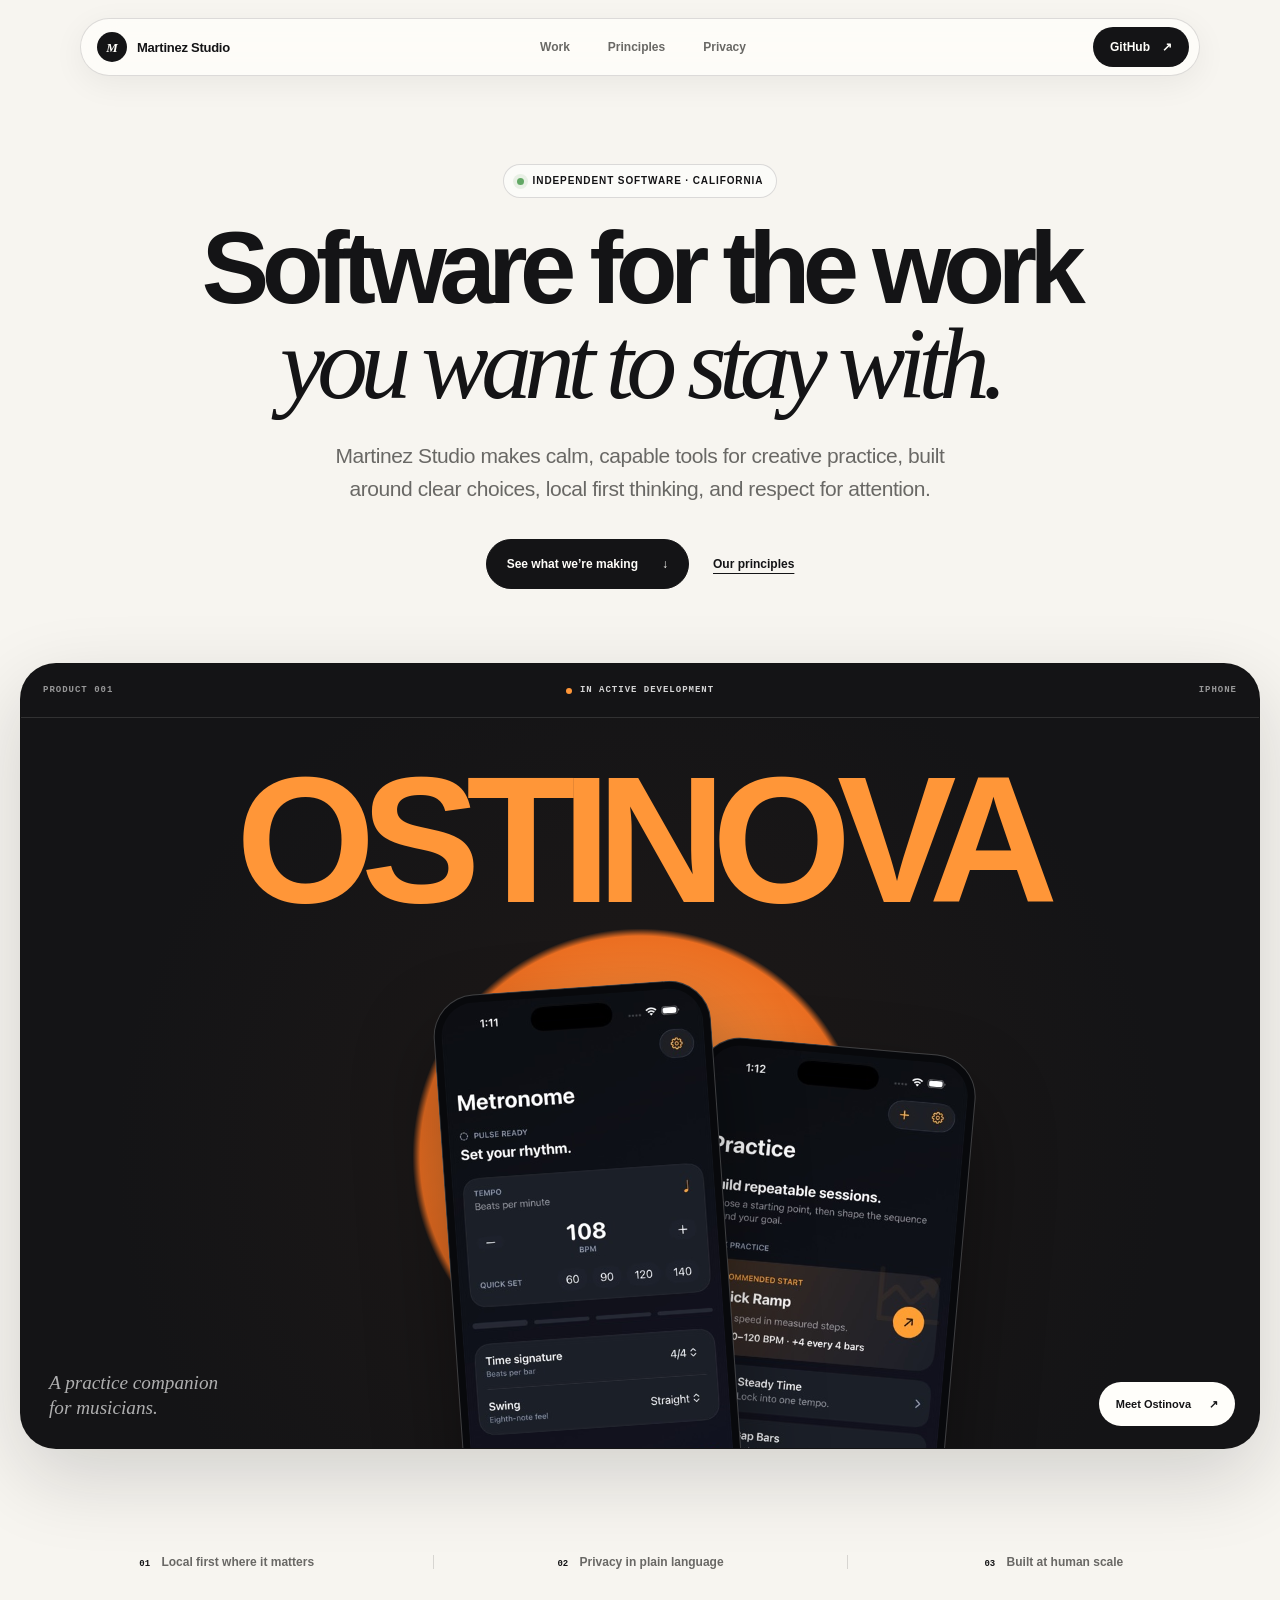
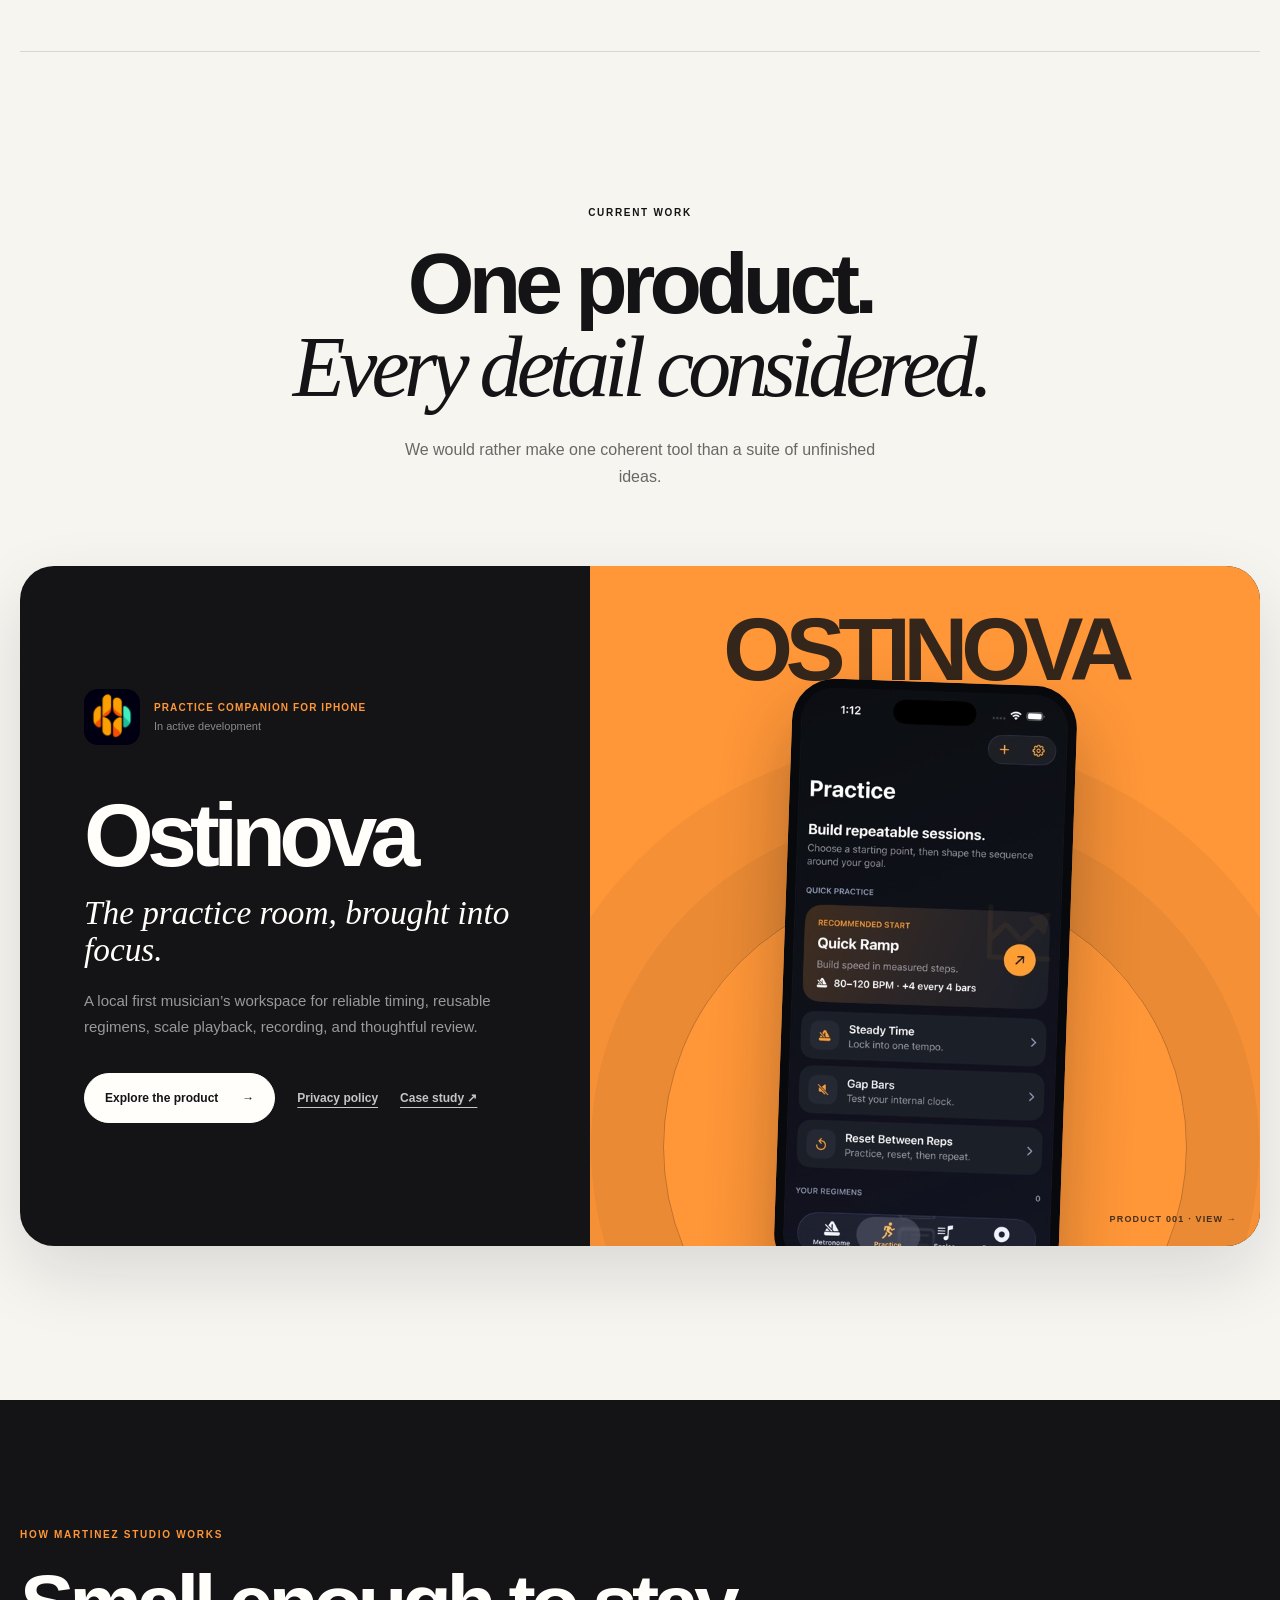
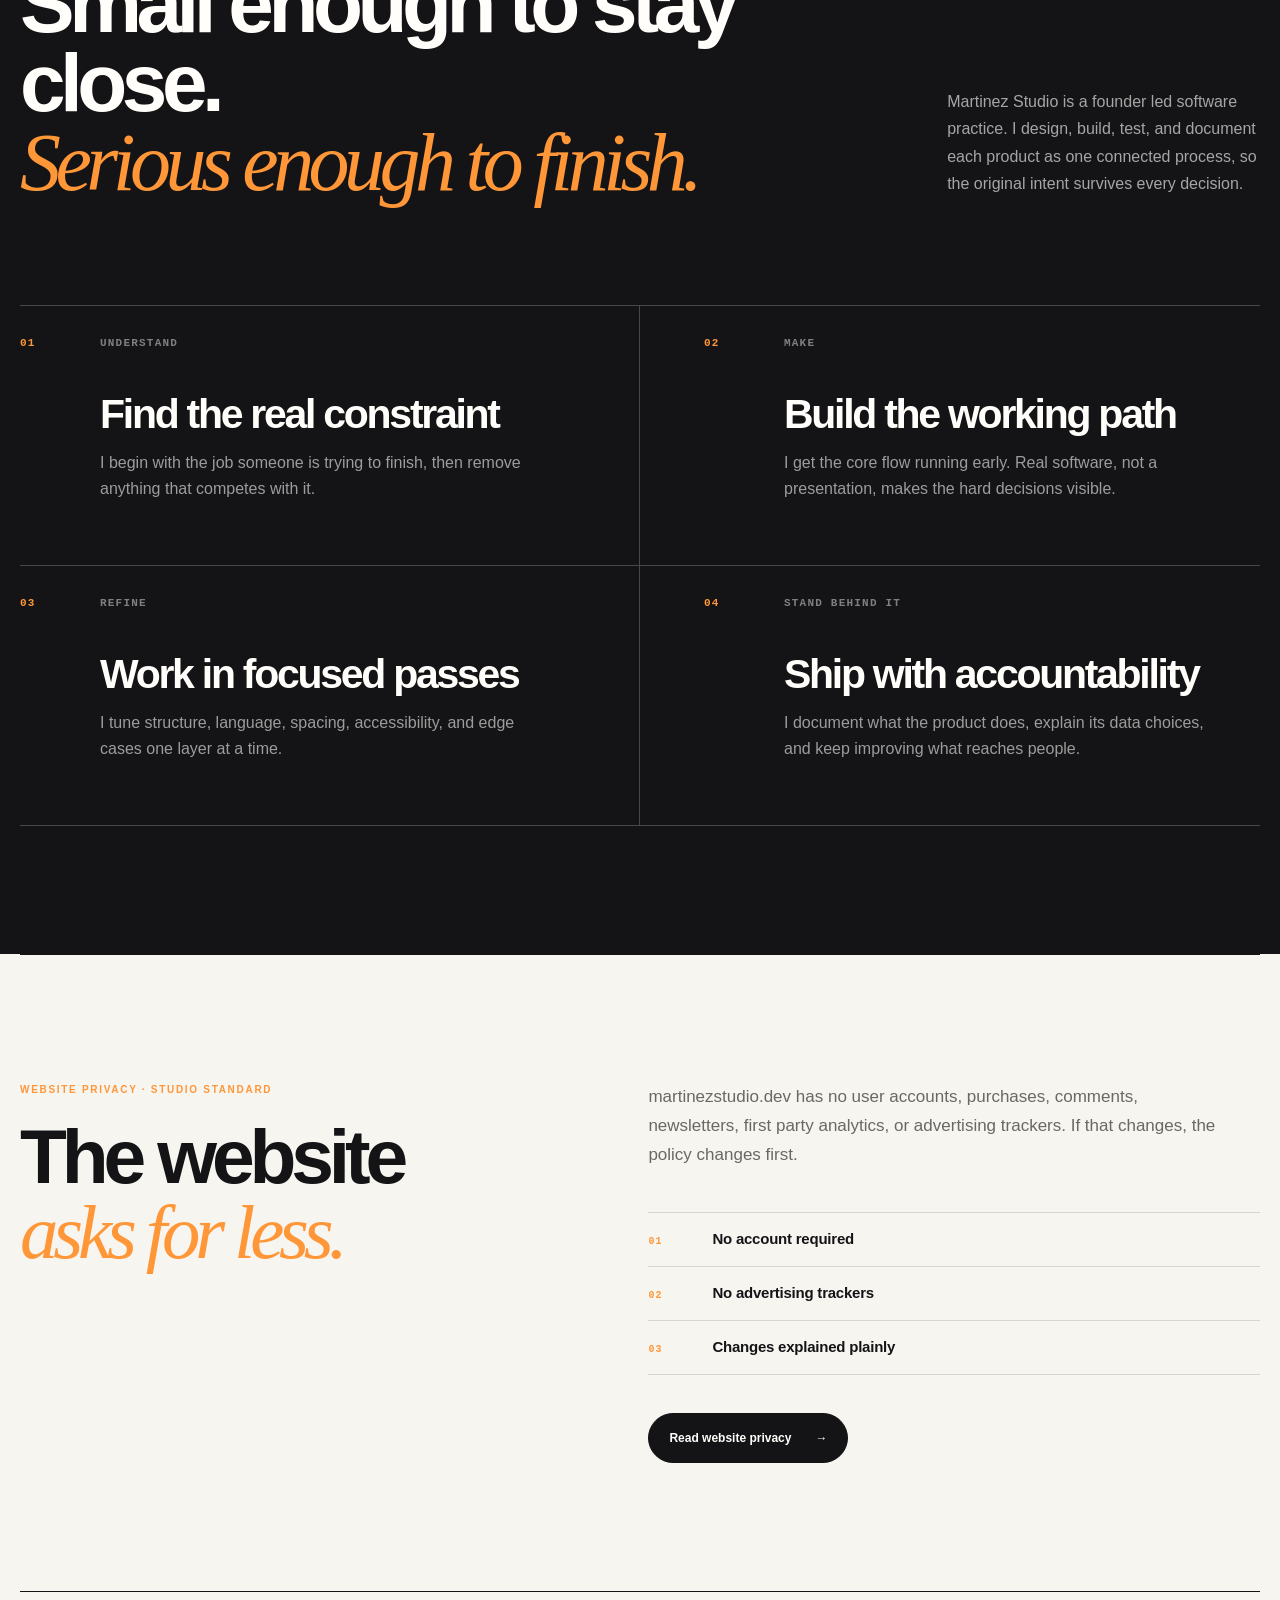
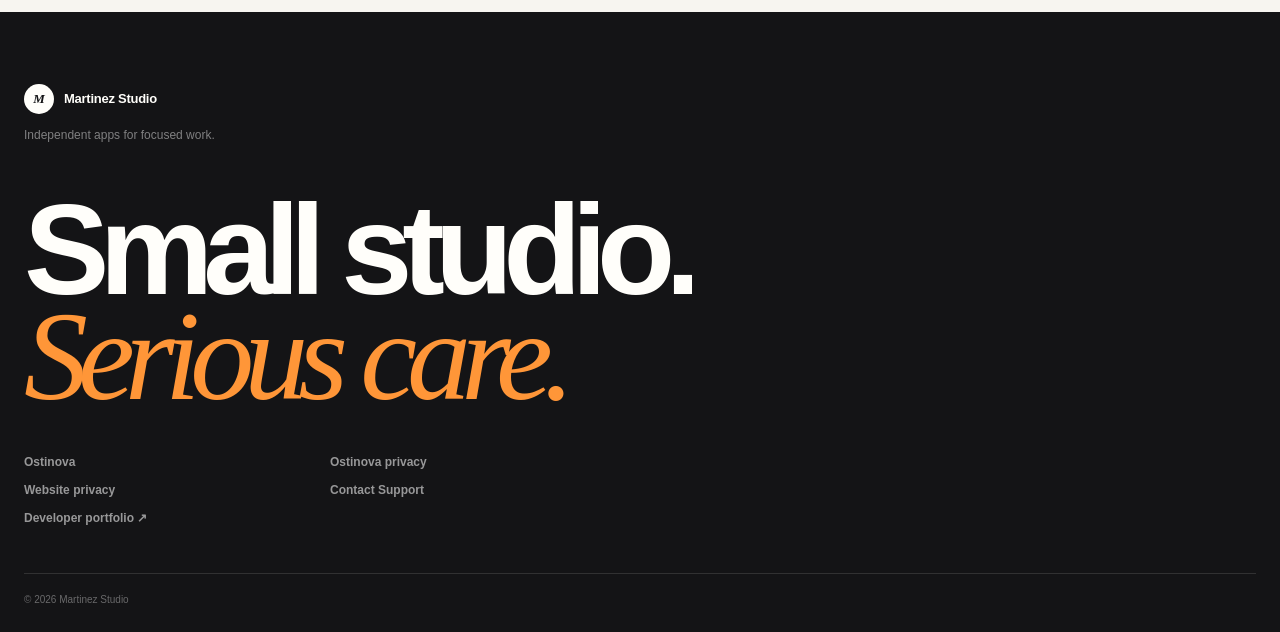
<file: index.html>
<!doctype html>
<html lang="en">
<head>
  <meta charset="utf-8">
  <meta name="viewport" content="width=device-width, initial-scale=1">
  <meta name="description" content="Martinez Studio makes focused, privacy conscious apps for creative practice.">
  <meta name="theme-color" content="#f7f5f0">
  <meta property="og:title" content="Martinez Studio | Software for focused work">
  <meta property="og:description" content="Independent apps for creative practice and everyday focus.">
  <meta property="og:type" content="website">
  <meta property="og:url" content="https://martinezstudio.dev/">
  <title>Martinez Studio | Software for focused work</title>
  <link rel="icon" href="favicon.svg" type="image/svg+xml">
  <link rel="stylesheet" href="styles.css?v=20260907-2">
  <script src="script.js?v=20260907-2" defer></script>
</head>
<body class="studio-home">
  <a class="skip-link" href="#main">Skip to content</a>

  <header class="site-header" data-header>
    <a class="wordmark" href="#top" aria-label="Martinez Studio, home">
      <span class="wordmark-glyph" aria-hidden="true">M</span>
      <span>Martinez Studio</span>
    </a>
    <nav aria-label="Primary navigation">
      <a href="#work">Work</a>
      <a href="#principles">Principles</a>
      <a href="privacy.html">Privacy</a>
    </nav>
    <a class="nav-cta" href="https://github.com/omar-martinez-dev">GitHub <span aria-hidden="true">↗</span></a>
  </header>

  <main id="main">
    <section class="hero" id="top">
      <div class="hero-copy">
        <p class="eyebrow eyebrow-pill enter"><span aria-hidden="true"></span> Independent software · California</p>
        <h1 class="enter delay-1">Software for the work<br><em>you want to stay with.</em></h1>
        <p class="hero-dek enter delay-2">Martinez Studio makes calm, capable tools for creative practice, built around clear choices, local first thinking, and respect for attention.</p>
        <div class="hero-actions enter delay-3">
          <a class="button button-dark" href="#work">See what we’re making <span aria-hidden="true">↓</span></a>
          <a class="quiet-link" href="#principles">Our principles</a>
        </div>
      </div>

      <div class="product-window enter delay-3" aria-label="Ostinova app preview">
        <div class="window-bar" aria-hidden="true">
          <span>Product 001</span><span class="window-status">In active development</span><span>iPhone</span>
        </div>
        <div class="window-stage">
          <p class="stage-word" aria-hidden="true">OSTINOVA</p>
          <p class="stage-caption">A practice companion<br>for musicians.</p>
          <figure class="phone phone-main">
            <img src="assets/screenshots/ostinova-metronome.jpg" alt="Ostinova metronome interface">
          </figure>
          <figure class="phone phone-secondary" aria-hidden="true">
            <img src="assets/screenshots/ostinova-practice.jpg" alt="">
          </figure>
          <a class="stage-link" href="apps/ostinova/">Meet Ostinova <span aria-hidden="true">↗</span></a>
        </div>
      </div>
    </section>

    <section class="studio-strip" aria-label="Studio characteristics">
      <p><span>01</span> Local first where it matters</p>
      <p><span>02</span> Privacy in plain language</p>
      <p><span>03</span> Built at human scale</p>
    </section>

    <section class="work" id="work" aria-labelledby="work-title">
      <div class="section-heading reveal">
        <p class="eyebrow">Current work</p>
        <h2 id="work-title">One product.<br><em>Every detail considered.</em></h2>
        <p>We would rather make one coherent tool than a suite of unfinished ideas.</p>
      </div>
      <div id="app-list" class="app-list" aria-live="polite"></div>
      <noscript><p>Visit the <a href="apps/ostinova/">Ostinova product page</a>.</p></noscript>
    </section>

    <section class="principles" id="principles" aria-labelledby="principles-title">
      <div class="principles-shell">
        <div class="principles-intro reveal">
          <p class="eyebrow">How Martinez Studio works</p>
          <div class="principles-lead">
            <h2 id="principles-title">Small enough to stay close.<br><em>Serious enough to finish.</em></h2>
            <p>Martinez Studio is a founder led software practice. I design, build, test, and document each product as one connected process, so the original intent survives every decision.</p>
          </div>
        </div>
        <ol class="process-grid">
          <li class="process-step reveal">
            <span class="process-number">01</span>
            <div><p class="process-label">Understand</p><h3>Find the real constraint</h3><p>I begin with the job someone is trying to finish, then remove anything that competes with it.</p></div>
          </li>
          <li class="process-step reveal">
            <span class="process-number">02</span>
            <div><p class="process-label">Make</p><h3>Build the working path</h3><p>I get the core flow running early. Real software, not a presentation, makes the hard decisions visible.</p></div>
          </li>
          <li class="process-step reveal">
            <span class="process-number">03</span>
            <div><p class="process-label">Refine</p><h3>Work in focused passes</h3><p>I tune structure, language, spacing, accessibility, and edge cases one layer at a time.</p></div>
          </li>
          <li class="process-step reveal">
            <span class="process-number">04</span>
            <div><p class="process-label">Stand behind it</p><h3>Ship with accountability</h3><p>I document what the product does, explain its data choices, and keep improving what reaches people.</p></div>
          </li>
        </ol>
      </div>
    </section>

    <section class="studio-privacy reveal" aria-labelledby="privacy-title">
      <div class="studio-privacy-heading">
        <p class="eyebrow">Website privacy · Studio standard</p>
        <h2 id="privacy-title">The website<br><em>asks for less.</em></h2>
      </div>
      <div class="studio-privacy-detail">
        <p class="studio-privacy-copy">martinezstudio.dev has no user accounts, purchases, comments, newsletters, first party analytics, or advertising trackers. If that changes, the policy changes first.</p>
        <ul class="privacy-promises" aria-label="Website privacy commitments">
          <li><span>01</span><strong>No account required</strong></li>
          <li><span>02</span><strong>No advertising trackers</strong></li>
          <li><span>03</span><strong>Changes explained plainly</strong></li>
        </ul>
        <a class="button button-dark" href="privacy.html">Read website privacy <span aria-hidden="true">→</span></a>
      </div>
    </section>
  </main>

  <footer>
    <div class="footer-top"><a class="wordmark" href="#top"><span class="wordmark-glyph" aria-hidden="true">M</span><span>Martinez Studio</span></a><p>Independent apps for focused work.</p></div>
    <p class="footer-statement">Small studio.<br><em>Serious care.</em></p>
    <div class="footer-links"><a href="apps/ostinova/">Ostinova</a><a href="apps/ostinova/privacy.html">Ostinova privacy</a><a href="privacy.html">Website privacy</a><a href="support.html">Contact Support</a><a href="https://omar-martinez-dev.github.io">Developer portfolio ↗</a></div>
    <p class="copyright">© <span data-year>2026</span> Martinez Studio</p>
  </footer>
</body>
</html>
</file>
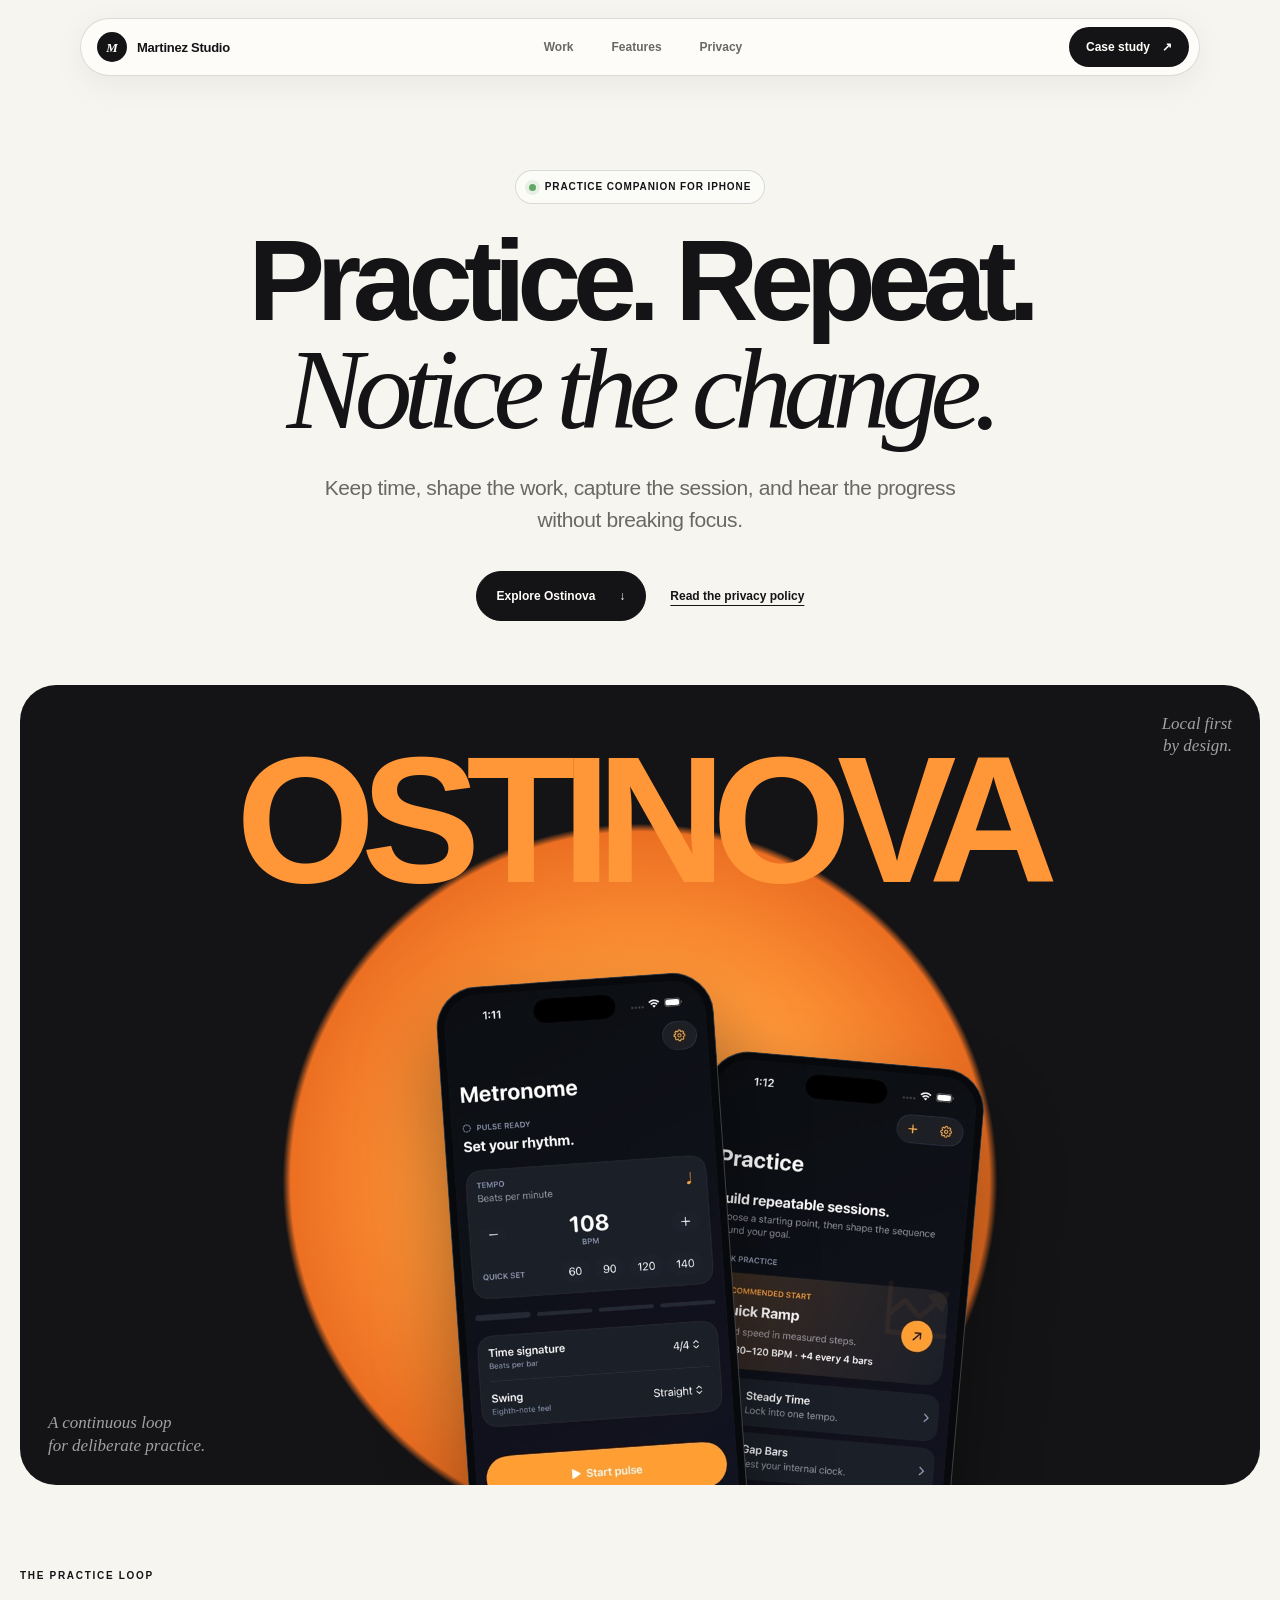
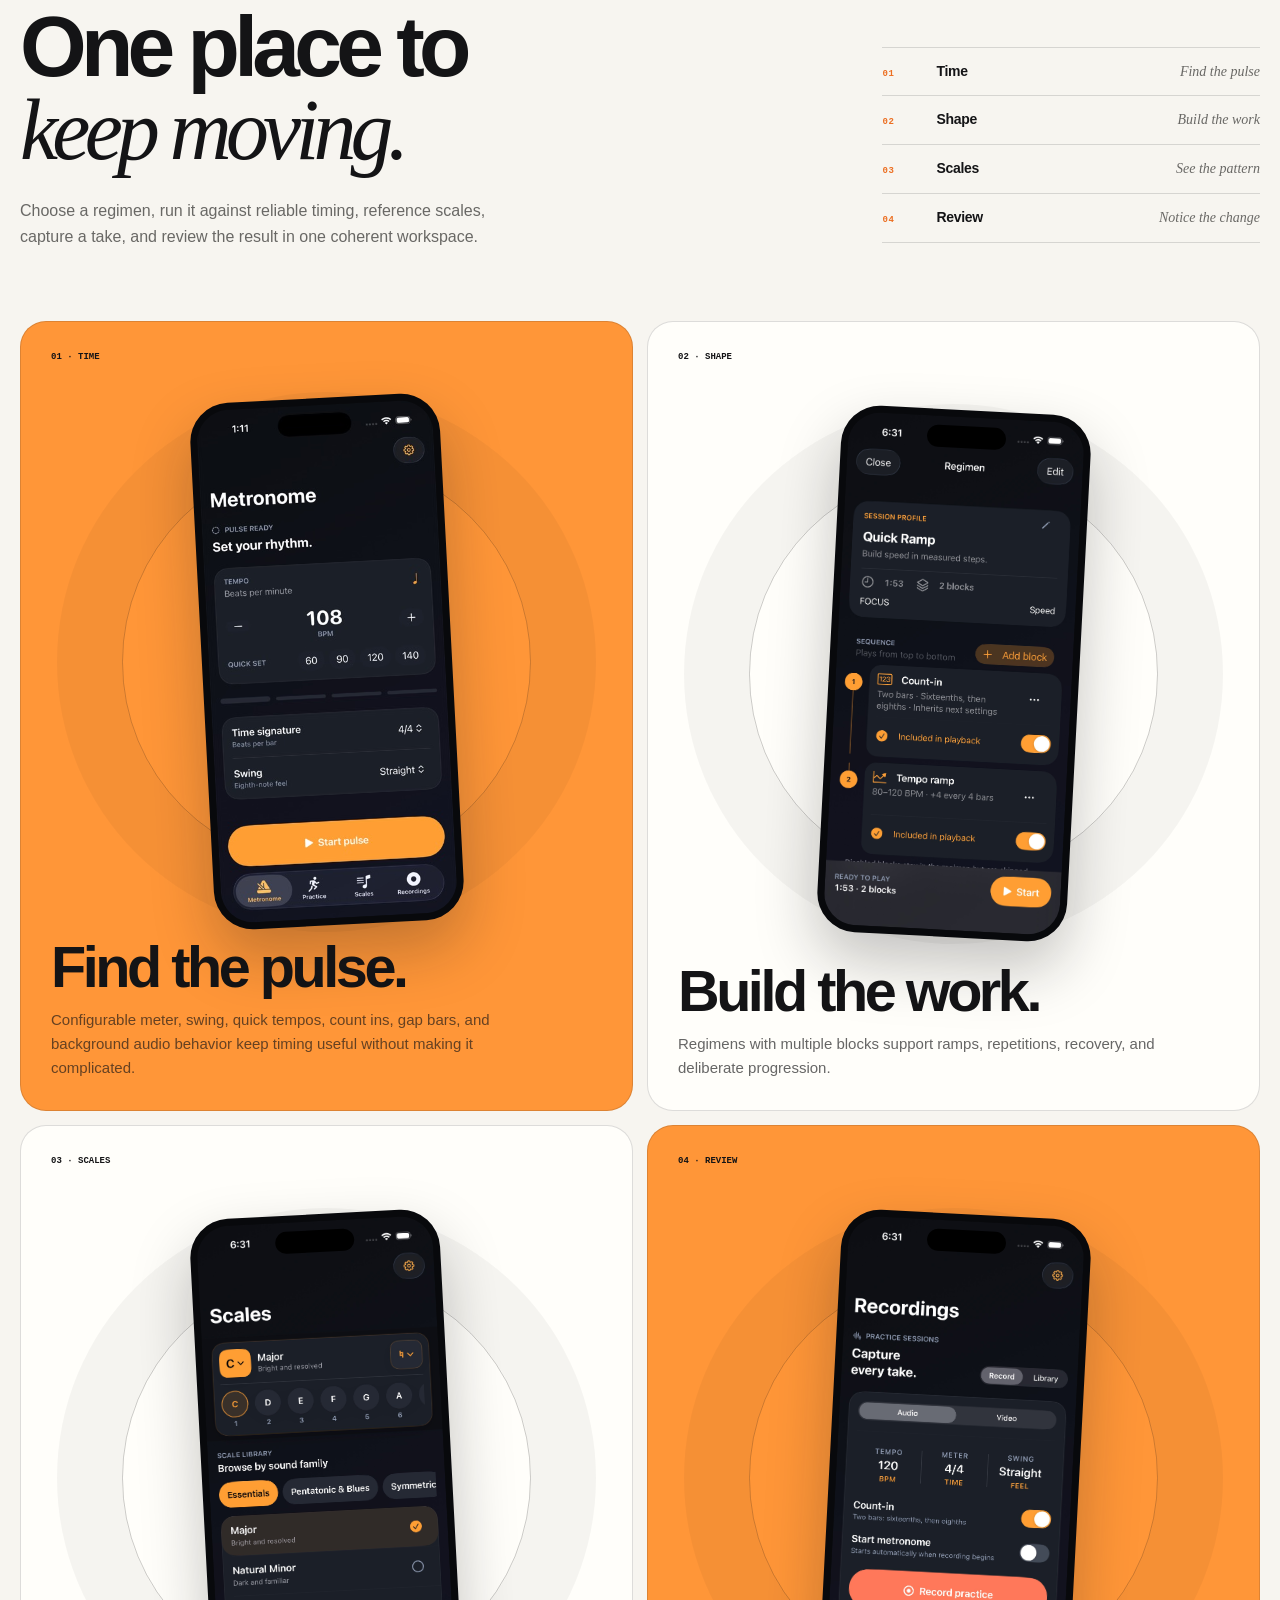
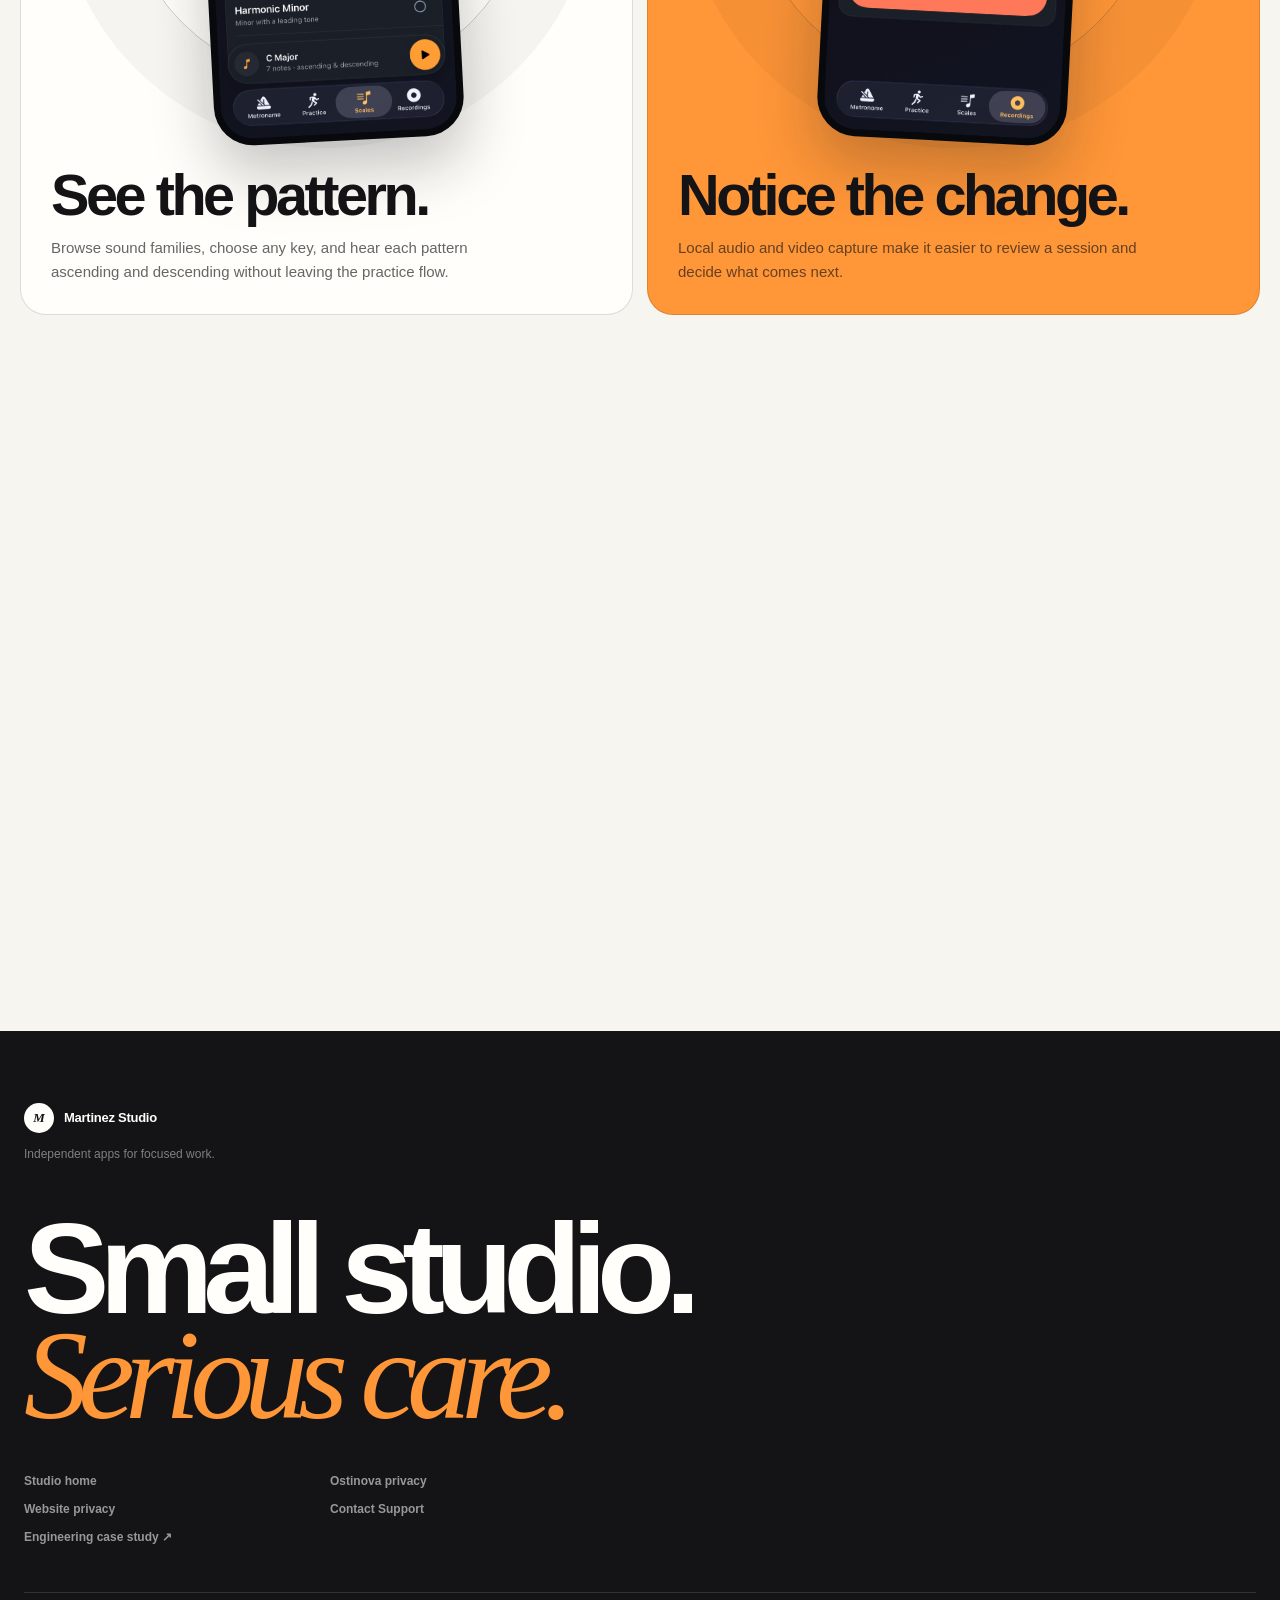
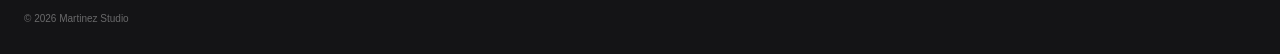
<file: apps/ostinova/index.html>
<!doctype html>
<html lang="en">
<head>
  <meta charset="utf-8">
  <meta name="viewport" content="width=device-width, initial-scale=1">
  <meta name="description" content="Ostinova is a local first iPhone practice companion for timing, regimens, scales, recording, and review.">
  <meta name="theme-color" content="#f7f5f0">
  <title>Ostinova | Martinez Studio</title>
  <link rel="icon" href="../../favicon.svg" type="image/svg+xml">
  <link rel="stylesheet" href="../../styles.css?v=20260907-2">
  <script src="../../script.js?v=20260907-2" defer></script>
</head>
<body class="product-page">
  <a class="skip-link" href="#main">Skip to content</a>
  <header class="site-header" data-header>
    <a class="wordmark" href="../../"><span class="wordmark-glyph" aria-hidden="true">M</span><span>Martinez Studio</span></a>
    <nav aria-label="Primary navigation"><a href="../../#work">Work</a><a href="#details">Features</a><a href="privacy.html">Privacy</a></nav>
    <a class="nav-cta" href="https://github.com/omar-martinez-dev/ostinova-showcase">Case study <span aria-hidden="true">↗</span></a>
  </header>
  <main id="main">
    <section class="product-hero">
      <div class="hero-copy">
        <p class="eyebrow eyebrow-pill enter"><span aria-hidden="true"></span> Practice companion for iPhone</p>
        <h1 class="enter delay-1">Practice. Repeat.<br><em>Notice the change.</em></h1>
        <p class="hero-dek enter delay-2">Keep time, shape the work, capture the session, and hear the progress without breaking focus.</p>
        <div class="hero-actions enter delay-3"><a class="button button-dark" href="#details">Explore Ostinova <span aria-hidden="true">↓</span></a><a class="quiet-link" href="privacy.html">Read the privacy policy</a></div>
      </div>
      <div class="product-canvas enter delay-3" aria-label="Ostinova product interface preview">
        <p class="stage-word" aria-hidden="true">OSTINOVA</p>
        <p class="canvas-note canvas-note-left">A continuous loop<br>for deliberate practice.</p>
        <p class="canvas-note canvas-note-right">Local first<br>by design.</p>
        <figure class="phone phone-main"><img src="../../assets/screenshots/ostinova-metronome.jpg" alt="Ostinova metronome set to 108 beats per minute"></figure>
        <figure class="phone phone-secondary"><img src="../../assets/screenshots/ostinova-practice.jpg" alt="Ostinova practice regimen library"></figure>
      </div>
    </section>

    <section class="product-details" id="details" aria-labelledby="details-title">
      <div class="feature-intro reveal">
        <div class="feature-intro-copy"><p class="eyebrow">The practice loop</p><h2 id="details-title">One place to<br><em>keep moving.</em></h2><p>Choose a regimen, run it against reliable timing, reference scales, capture a take, and review the result in one coherent workspace.</p></div>
        <ol class="feature-index" aria-label="Ostinova practice loop">
          <li><span class="feature-index-number">01</span><span class="feature-index-name">Time</span><span class="feature-index-note">Find the pulse</span></li>
          <li><span class="feature-index-number">02</span><span class="feature-index-name">Shape</span><span class="feature-index-note">Build the work</span></li>
          <li><span class="feature-index-number">03</span><span class="feature-index-name">Scales</span><span class="feature-index-note">See the pattern</span></li>
          <li><span class="feature-index-number">04</span><span class="feature-index-name">Review</span><span class="feature-index-note">Notice the change</span></li>
        </ol>
      </div>
      <div class="feature-grid">
        <article class="feature-card reveal">
          <span class="card-number">01 · TIME</span>
          <div class="feature-visual"><div class="feature-device"><img src="../../assets/screenshots/ostinova-metronome.jpg" alt="Ostinova metronome interface"></div></div>
          <h3>Find the pulse.</h3>
          <p>Configurable meter, swing, quick tempos, count ins, gap bars, and background audio behavior keep timing useful without making it complicated.</p>
        </article>
        <article class="feature-card card-mint reveal">
          <span class="card-number">02 · SHAPE</span>
          <div class="feature-visual"><div class="feature-device has-dynamic-island"><img src="../../assets/screenshots/ostinova-practice-regimen.jpeg" alt="Ostinova Quick Ramp practice regimen" loading="lazy"></div></div>
          <h3>Build the work.</h3>
          <p>Regimens with multiple blocks support ramps, repetitions, recovery, and deliberate progression.</p>
        </article>
        <article class="feature-card card-peach reveal">
          <span class="card-number">03 · SCALES</span>
          <div class="feature-visual"><div class="feature-device has-dynamic-island"><img src="../../assets/screenshots/ostinova-scales.jpeg" alt="Ostinova scale library and playback controls" loading="lazy"></div></div>
          <h3>See the pattern.</h3>
          <p>Browse sound families, choose any key, and hear each pattern ascending and descending without leaving the practice flow.</p>
        </article>
        <article class="feature-card card-orange reveal">
          <span class="card-number">04 · REVIEW</span>
          <div class="feature-visual"><div class="feature-device has-dynamic-island"><img src="../../assets/screenshots/ostinova-recordings.jpeg" alt="Ostinova practice recording controls" loading="lazy"></div></div>
          <h3>Notice the change.</h3>
          <p>Local audio and video capture make it easier to review a session and decide what comes next.</p>
        </article>
      </div>
    </section>

    <section class="privacy-callout product-privacy reveal" aria-labelledby="product-privacy-title">
      <div class="privacy-orb" aria-hidden="true"></div>
      <div class="privacy-copy"><p class="eyebrow">Privacy is product design</p><h2 id="product-privacy-title">Your practice<br><em>stays yours.</em></h2><p>Ostinova explains device information, location, recordings, advertising choices, and your rights in plain language.</p><a class="button button-dark" href="privacy.html">Read the privacy policy <span aria-hidden="true">→</span></a></div>
    </section>
  </main>

  <footer>
    <div class="footer-top"><a class="wordmark" href="../../"><span class="wordmark-glyph" aria-hidden="true">M</span><span>Martinez Studio</span></a><p>Independent apps for focused work.</p></div>
    <p class="footer-statement">Small studio.<br><em>Serious care.</em></p>
    <div class="footer-links"><a href="../../">Studio home</a><a href="privacy.html">Ostinova privacy</a><a href="../../privacy.html">Website privacy</a><a href="../../support.html">Contact Support</a><a href="https://github.com/omar-martinez-dev/ostinova-showcase">Engineering case study ↗</a></div>
    <p class="copyright">© <span data-year>2026</span> Martinez Studio</p>
  </footer>
</body>
</html>
</file>
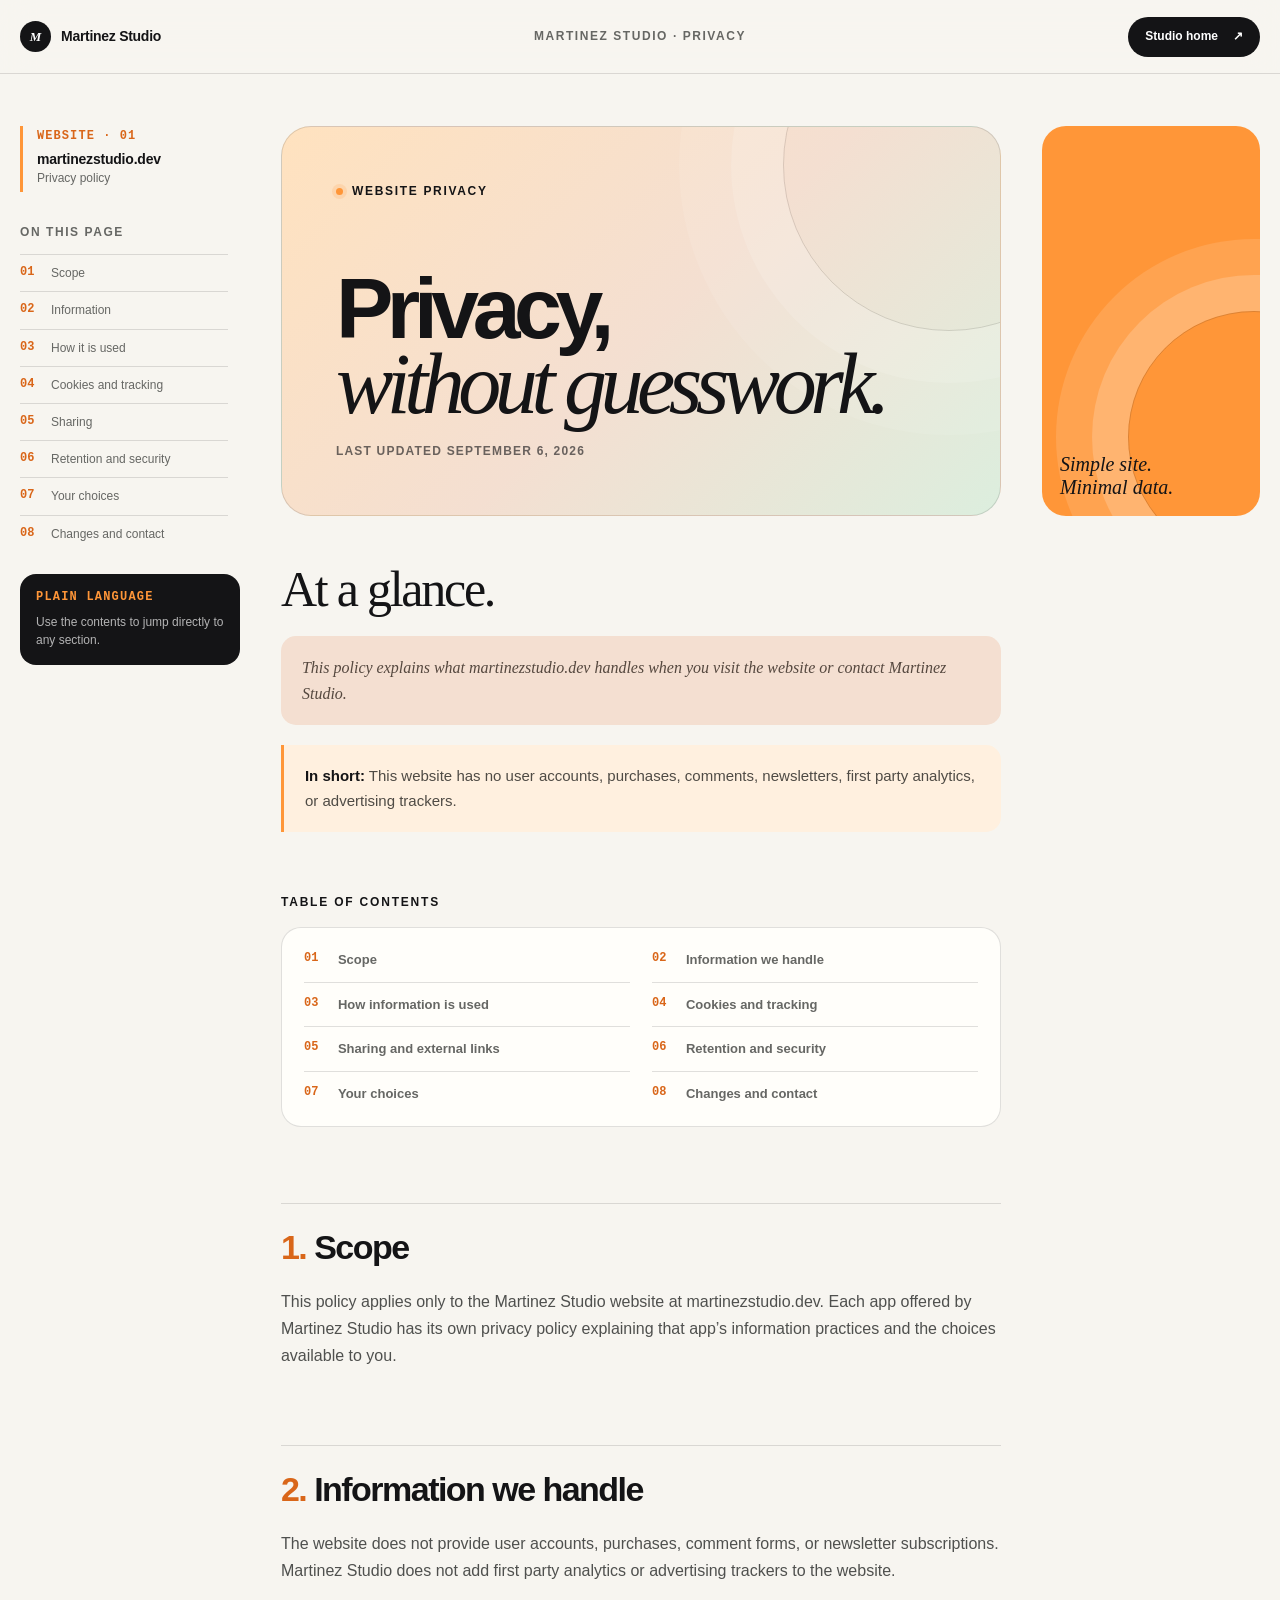
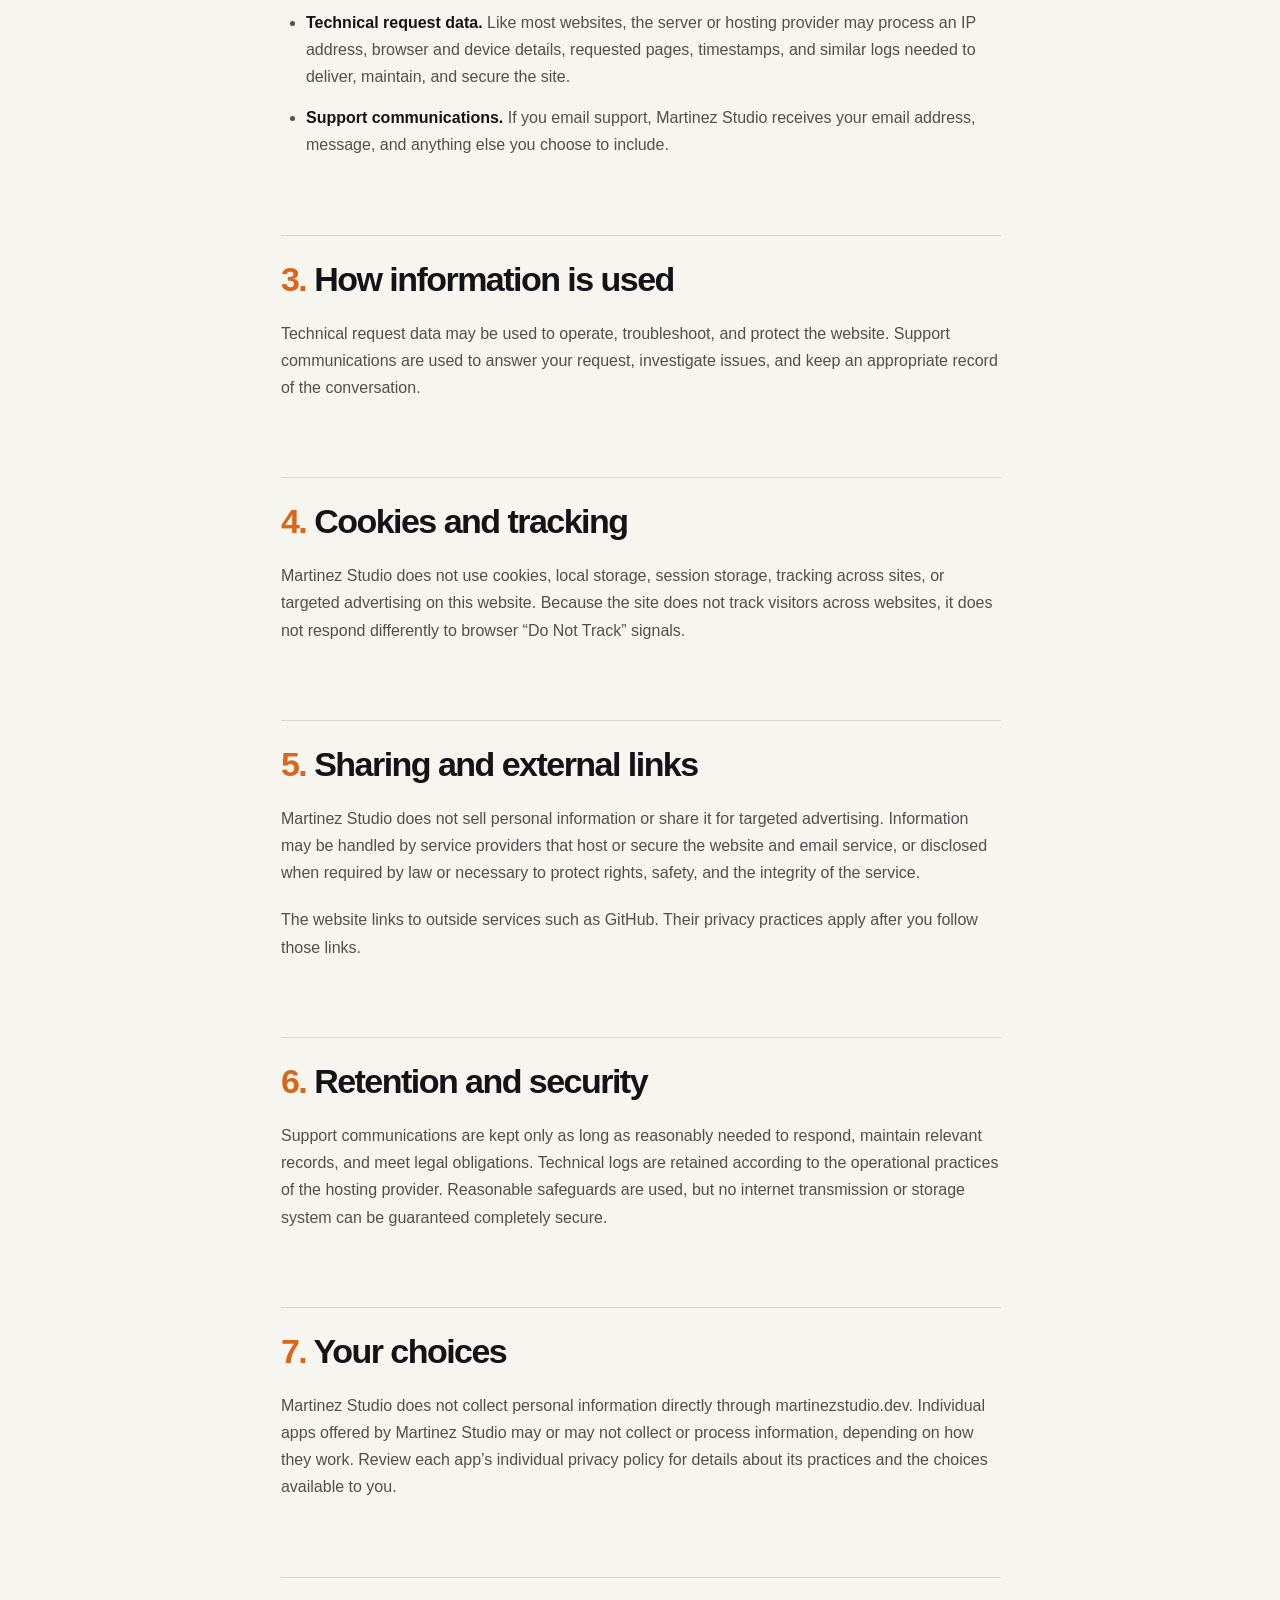
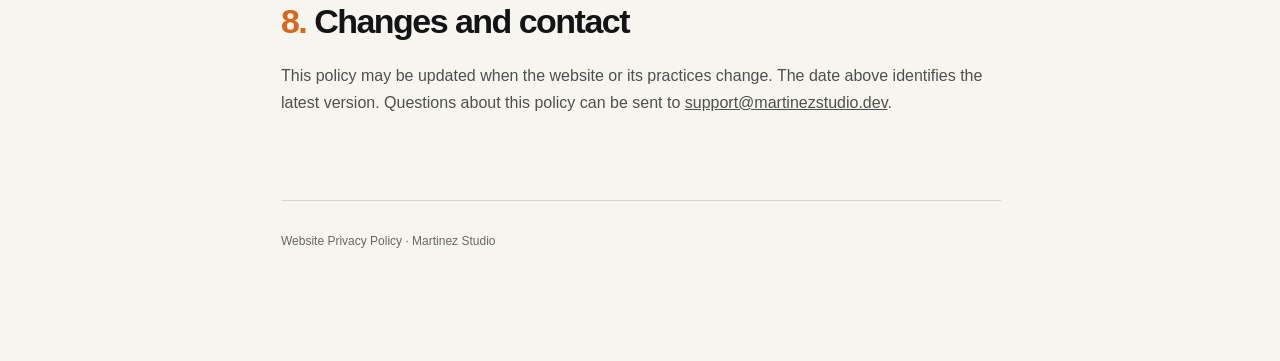
<file: privacy.html>
<!doctype html>
<html lang="en">
<head>
  <meta charset="utf-8">
  <meta name="viewport" content="width=device-width, initial-scale=1">
  <meta name="description" content="Learn how the Martinez Studio website handles information and protects your privacy.">
  <meta name="theme-color" content="#f7f5f0">
  <title>Website Privacy | Martinez Studio</title>
  <link rel="icon" href="favicon.svg" type="image/svg+xml">
  <style>
    :root { color-scheme: light; --ink: #141416; --muted: #666764; --rule: rgba(20, 20, 22, .13); --paper: #fffefa; --canvas: #f7f5f0; --orange: #ff9638; --orange-soft: #fff0df; --peach: #f4dfd1; --mint: #dceede; --max: 1240px; }
    * { box-sizing: border-box; }
    html { scroll-behavior: smooth; scroll-padding-top: 100px; background: var(--canvas); }
    body { margin: 0; color: var(--ink); background: var(--canvas); font-family: Inter, ui-sans-serif, -apple-system, BlinkMacSystemFont, "Segoe UI", sans-serif; font-size: 16px; line-height: 1.7; -webkit-font-smoothing: antialiased; text-rendering: optimizeLegibility; }
    a, a:visited { color: inherit; }
    .skip-link { position: fixed; top: 10px; left: 16px; z-index: 100; padding: 10px 14px; border-radius: 999px; background: var(--ink); color: white; transform: translateY(-160%); }
    .skip-link:focus { transform: none; }

    .policy-nav { position: sticky; top: 0; z-index: 20; min-height: 74px; display: grid; grid-template-columns: 1fr auto 1fr; align-items: center; padding: 0 max(20px, calc((100% - var(--max)) / 2)); border-bottom: 1px solid var(--rule); background: rgba(247,245,240,.88); backdrop-filter: blur(18px); }
    .brand { display: inline-flex; align-items: center; gap: 10px; width: max-content; font-size: 14px; font-weight: 760; letter-spacing: -.02em; text-decoration: none; }
    .brand-mark { width: 31px; height: 31px; display: grid; place-items: center; border-radius: 50%; background: var(--ink); color: white; font: italic 700 13px Georgia, serif; }
    .policy-nav-center { color: var(--muted); font-size: 12px; font-weight: 700; letter-spacing: .13em; text-transform: uppercase; }
    .back-link { justify-self: end; min-height: 40px; display: inline-flex; align-items: center; gap: 15px; padding: 0 17px; border-radius: 999px; background: var(--ink); color: white !important; font-size: 12px; font-weight: 750; text-decoration: none; }

    .policy-layout { width: min(calc(100% - 40px), var(--max)); display: grid; grid-template-columns: 220px minmax(0, 720px) minmax(160px, 1fr); gap: clamp(28px, 3.2vw, 44px); align-items: start; margin: 0 auto; padding: 52px 0 110px; }
    .policy-sidebar { position: sticky; top: 108px; min-width: 0; }
    .sidebar-site { margin-bottom: 30px; padding: 3px 0 3px 14px; border-left: 3px solid var(--orange); }
    .sidebar-site .sidebar-context { display: block; margin-bottom: 5px; color: #d96619; font: 750 12px/1.3 ui-monospace, SFMono-Regular, Consolas, monospace; letter-spacing: .09em; text-transform: uppercase; }
    .sidebar-site strong { display: block; font-size: 14px; letter-spacing: -.015em; line-height: 1.35; }
    .sidebar-site .sidebar-description { display: block; color: var(--muted); font-size: 12px; }
    .sidebar-label { margin: 0 0 12px; color: var(--muted); font-size: 12px; font-weight: 800; letter-spacing: .13em; text-transform: uppercase; }
    .sidebar-toc { max-height: calc(100vh - 245px); overflow-y: auto; padding-right: 12px; scrollbar-width: thin; }
    .sidebar-toc ol { margin: 0; padding: 0; list-style: none; }
    .sidebar-toc li { border-top: 1px solid var(--rule); }
    .sidebar-toc a { display: grid; grid-template-columns: 24px 1fr; gap: 7px; padding: 10px 0; color: var(--muted); font-size: 12px; line-height: 1.35; text-decoration: none; transition: color .2s; }
    .sidebar-toc a:hover, .sidebar-toc a:focus-visible { color: var(--ink); }
    .toc-number { color: #d96619; font: 700 12px ui-monospace, SFMono-Regular, Consolas, monospace; }
    .sidebar-note { margin-top: 22px; padding: 16px; border-radius: 16px; background: var(--ink); color: white; }
    .sidebar-note span { display: block; margin-bottom: 9px; color: var(--orange); font: 700 12px ui-monospace, SFMono-Regular, Consolas, monospace; letter-spacing: .1em; text-transform: uppercase; }
    .sidebar-note p { margin: 0; color: rgba(255,255,255,.68); font-size: 12px; line-height: 1.5; }

    .policy-shell { min-width: 0; }
    .policy-hero { position: relative; min-height: 360px; display: flex; flex-direction: column; justify-content: space-between; margin-bottom: 48px; overflow: hidden; padding: clamp(28px, 5vw, 54px); border: 1px solid var(--rule); border-radius: 30px; background: linear-gradient(135deg, #ffe2bf 0%, #f4dfd1 52%, #dceede 100%); }
    .policy-hero::after { content: ""; position: absolute; top: -33%; right: -16%; width: 330px; aspect-ratio: 1; border: 1px solid rgba(20,20,22,.12); border-radius: 50%; box-shadow: 0 0 0 52px rgba(255,255,255,.12), 0 0 0 104px rgba(255,255,255,.08); }
    .hero-kicker { position: relative; z-index: 1; display: flex; align-items: center; gap: 9px; margin: 0; font-size: 12px; font-weight: 800; letter-spacing: .14em; text-transform: uppercase; }
    .hero-kicker::before { content: ""; width: 7px; height: 7px; border-radius: 50%; background: var(--orange); box-shadow: 0 0 0 4px rgba(255,150,56,.16); }
    .policy-hero h1 { position: relative; z-index: 1; max-width: 580px; margin: 70px 0 18px; font-size: clamp(54px, 8vw, 86px); font-weight: 680; letter-spacing: -.075em; line-height: .88; }
    .policy-hero h1 em { display: block; font-family: Georgia, "Times New Roman", serif; font-weight: 400; }
    .updated { position: relative; z-index: 1; margin: 0; color: rgba(20,20,22,.62); font-size: 12px; font-weight: 750; letter-spacing: .1em; text-transform: uppercase; }

    .policy-shell section { scroll-margin-top: 100px; }
    .policy-shell section p, .policy-shell section li { color: #4f504e; }
    .policy-shell section p { margin: 0 0 20px; }
    .policy-shell section ul { display: grid; gap: 14px; margin: 24px 0; padding-left: 25px; }
    .policy-shell strong { color: var(--ink); font-weight: 760; }
    .policy-shell h2 { margin: 76px 0 22px; padding-top: 24px; border-top: 1px solid var(--rule); font-size: clamp(25px, 3.5vw, 34px); font-weight: 680; letter-spacing: -.045em; line-height: 1.12; }
    .policy-shell section h2 .section-number { color: #d96619; }
    .policy-shell h2.summary-heading { margin-top: 48px; padding: 0; border: 0; font: 400 clamp(34px, 5vw, 50px)/1 Georgia, "Times New Roman", serif; }
    .policy-shell h2.contents-heading { margin: 64px 0 18px; padding: 0; border: 0; font-size: 12px; letter-spacing: .15em; text-transform: uppercase; }
    .summary { margin: 0 0 12px; padding: 19px 21px; border-left: 3px solid var(--orange); border-radius: 0 15px 15px 0; background: var(--orange-soft); color: #4f4b45; font-size: 15px; line-height: 1.62; }
    .key-intro { margin: 0 0 20px; padding: 19px 21px; border-radius: 15px; background: var(--peach); color: #55483f; font: italic 16px/1.6 Georgia, serif; }
    .toc-list { display: grid; grid-template-columns: repeat(2, minmax(0, 1fr)); gap: 0 22px; margin: 0 0 40px; padding: 10px 22px; border: 1px solid var(--rule); border-radius: 20px; background: var(--paper); list-style: none; }
    .toc-list li { min-width: 0; border-bottom: 1px solid var(--rule); }
    .toc-list li:nth-last-child(-n+2) { border-bottom: 0; }
    .toc-list a { display: grid; grid-template-columns: 28px 1fr; gap: 6px; padding: 13px 0; color: var(--muted); font-size: 13px; font-weight: 680; line-height: 1.35; text-decoration: none; }
    .toc-list a:hover, .toc-list a:focus-visible { color: var(--ink); }
    .policy-footer { margin-top: 84px; padding: 30px 0 0; border-top: 1px solid var(--rule); color: var(--muted); font-size: 12px; }

    .policy-aside-decoration { position: sticky; top: 108px; min-height: 390px; overflow: hidden; border-radius: 24px; background: var(--orange); }
    .policy-aside-decoration::before { content: ""; position: absolute; right: -55%; bottom: -12%; width: 250px; aspect-ratio: 1; border: 1px solid rgba(20,20,22,.14); border-radius: 50%; box-shadow: 0 0 0 36px rgba(255,255,255,.18), 0 0 0 72px rgba(255,255,255,.12); }
    .policy-aside-decoration p { position: absolute; right: 18px; bottom: 18px; left: 18px; margin: 0; font: italic 20px/1.12 Georgia, serif; }

    @media (max-width: 1080px) { .policy-layout { grid-template-columns: 210px minmax(0, 760px); justify-content: center; } .policy-aside-decoration { display: none; } }
    @media (max-width: 820px) { .policy-nav { grid-template-columns: 1fr auto; } .policy-nav-center { display: none; } .policy-layout { width: min(calc(100% - 28px), 760px); display: block; padding-top: 28px; } .policy-sidebar { display: none; } .policy-hero { min-height: 320px; border-radius: 24px; } }
    @media (max-width: 560px) { html { scroll-padding-top: 80px; } .policy-nav { min-height: 64px; padding-inline: 14px; } .brand > span:last-child { display: none; } .back-link { min-height: 38px; } .policy-layout { width: calc(100% - 20px); padding: 14px 0 72px; } .policy-hero { min-height: 300px; margin-bottom: 34px; padding: 24px; border-radius: 21px; } .policy-hero h1 { margin-top: 64px; font-size: clamp(50px, 15vw, 66px); } .policy-shell h2 { margin-top: 60px; font-size: 26px; } .toc-list { grid-template-columns: 1fr; padding: 8px 18px; } .toc-list li:nth-last-child(2) { border-bottom: 1px solid var(--rule); } .summary, .key-intro { padding: 17px 18px; } }

    @page { size: Letter; margin: .55in; }
    @media print { html, body { background: white; } body { font-size: 10px; line-height: 1.5; } .policy-nav, .policy-sidebar, .policy-aside-decoration { display: none; } .policy-layout { width: 100%; display: block; margin: 0; padding: 0; } .policy-hero { min-height: 0; margin: 0 0 .35in; padding: 0 0 .2in; border: 0; border-bottom: 1px solid #bbb; border-radius: 0; background: none; } .policy-hero::after, .hero-kicker { display: none; } .policy-hero h1 { margin: 0 0 8px; font-size: 26px; } .policy-shell h2 { margin-top: 24px; padding-top: 12px; font-size: 13px; } .policy-shell h2.summary-heading { font-size: 19px; } .policy-shell section p { margin-bottom: 10px; } .summary, .key-intro { padding: 10px 12px; background: #f5f5f5; } .toc-list { display: block; padding: 8px 18px; } .toc-list li { border: 0; } .toc-list a { padding: 3px 0; } h1, h2, .summary { break-after: avoid; } p, li { orphans: 3; widows: 3; } }
  </style>
</head>
<body>
  <a class="skip-link" href="#policy">Skip to policy</a>
  <header class="policy-nav">
    <a class="brand" href="./" aria-label="Martinez Studio home"><span class="brand-mark" aria-hidden="true">M</span><span>Martinez Studio</span></a>
    <span class="policy-nav-center">Martinez Studio · Privacy</span>
    <a class="back-link" href="./">Studio home <span aria-hidden="true">↗</span></a>
  </header>

  <div class="policy-layout">
    <aside class="policy-sidebar" aria-label="Policy sections">
      <div class="sidebar-site"><span class="sidebar-context">Website · 01</span><strong>martinezstudio.dev</strong><span class="sidebar-description">Privacy policy</span></div>
      <p class="sidebar-label">On this page</p>
      <nav class="sidebar-toc" aria-label="Table of contents">
        <ol>
          <li><a href="#scope"><span class="toc-number">01</span><span>Scope</span></a></li>
          <li><a href="#information"><span class="toc-number">02</span><span>Information</span></a></li>
          <li><a href="#use"><span class="toc-number">03</span><span>How it is used</span></a></li>
          <li><a href="#tracking"><span class="toc-number">04</span><span>Cookies and tracking</span></a></li>
          <li><a href="#sharing"><span class="toc-number">05</span><span>Sharing</span></a></li>
          <li><a href="#retention"><span class="toc-number">06</span><span>Retention and security</span></a></li>
          <li><a href="#choices"><span class="toc-number">07</span><span>Your choices</span></a></li>
          <li><a href="#changes"><span class="toc-number">08</span><span>Changes and contact</span></a></li>
        </ol>
      </nav>
      <div class="sidebar-note"><span>Plain language</span><p>Use the contents to jump directly to any section.</p></div>
    </aside>

    <main class="policy-shell" id="policy">
      <header class="policy-hero"><p class="hero-kicker">Website privacy</p><h1>Privacy,<em>without guesswork.</em></h1><p class="updated">Last updated September 6, 2026</p></header>
      <h2 class="summary-heading">At a glance.</h2>
      <p class="key-intro">This policy explains what martinezstudio.dev handles when you visit the website or contact Martinez Studio.</p>
      <p class="summary"><strong>In short:</strong> This website has no user accounts, purchases, comments, newsletters, first party analytics, or advertising trackers.</p>
      <h2 class="contents-heading">Table of contents</h2>
      <ol class="toc-list">
        <li><a href="#scope"><span class="toc-number">01</span><span>Scope</span></a></li>
        <li><a href="#information"><span class="toc-number">02</span><span>Information we handle</span></a></li>
        <li><a href="#use"><span class="toc-number">03</span><span>How information is used</span></a></li>
        <li><a href="#tracking"><span class="toc-number">04</span><span>Cookies and tracking</span></a></li>
        <li><a href="#sharing"><span class="toc-number">05</span><span>Sharing and external links</span></a></li>
        <li><a href="#retention"><span class="toc-number">06</span><span>Retention and security</span></a></li>
        <li><a href="#choices"><span class="toc-number">07</span><span>Your choices</span></a></li>
        <li><a href="#changes"><span class="toc-number">08</span><span>Changes and contact</span></a></li>
      </ol>

      <section id="scope"><h2><span class="section-number">1.</span> Scope</h2><p>This policy applies only to the Martinez Studio website at martinezstudio.dev. Each app offered by Martinez Studio has its own privacy policy explaining that app’s information practices and the choices available to you.</p></section>
      <section id="information"><h2><span class="section-number">2.</span> Information we handle</h2><p>The website does not provide user accounts, purchases, comment forms, or newsletter subscriptions. Martinez Studio does not add first party analytics or advertising trackers to the website.</p><ul><li><strong>Technical request data.</strong> Like most websites, the server or hosting provider may process an IP address, browser and device details, requested pages, timestamps, and similar logs needed to deliver, maintain, and secure the site.</li><li><strong>Support communications.</strong> If you email support, Martinez Studio receives your email address, message, and anything else you choose to include.</li></ul></section>
      <section id="use"><h2><span class="section-number">3.</span> How information is used</h2><p>Technical request data may be used to operate, troubleshoot, and protect the website. Support communications are used to answer your request, investigate issues, and keep an appropriate record of the conversation.</p></section>
      <section id="tracking"><h2><span class="section-number">4.</span> Cookies and tracking</h2><p>Martinez Studio does not use cookies, local storage, session storage, tracking across sites, or targeted advertising on this website. Because the site does not track visitors across websites, it does not respond differently to browser “Do Not Track” signals.</p></section>
      <section id="sharing"><h2><span class="section-number">5.</span> Sharing and external links</h2><p>Martinez Studio does not sell personal information or share it for targeted advertising. Information may be handled by service providers that host or secure the website and email service, or disclosed when required by law or necessary to protect rights, safety, and the integrity of the service.</p><p>The website links to outside services such as GitHub. Their privacy practices apply after you follow those links.</p></section>
      <section id="retention"><h2><span class="section-number">6.</span> Retention and security</h2><p>Support communications are kept only as long as reasonably needed to respond, maintain relevant records, and meet legal obligations. Technical logs are retained according to the operational practices of the hosting provider. Reasonable safeguards are used, but no internet transmission or storage system can be guaranteed completely secure.</p></section>
      <section id="choices"><h2><span class="section-number">7.</span> Your choices</h2><p>Martinez Studio does not collect personal information directly through martinezstudio.dev. Individual apps offered by Martinez Studio may or may not collect or process information, depending on how they work. Review each app’s individual privacy policy for details about its practices and the choices available to you.</p></section>
      <section id="changes"><h2><span class="section-number">8.</span> Changes and contact</h2><p>This policy may be updated when the website or its practices change. The date above identifies the latest version. Questions about this policy can be sent to <a href="mailto:support@martinezstudio.dev">support@martinezstudio.dev</a>.</p></section>
      <footer class="policy-footer">Website Privacy Policy · Martinez Studio</footer>
    </main>

    <aside class="policy-aside-decoration" aria-hidden="true"><p>Simple site.<br>Minimal data.</p></aside>
  </div>
</body>
</html>
</file>
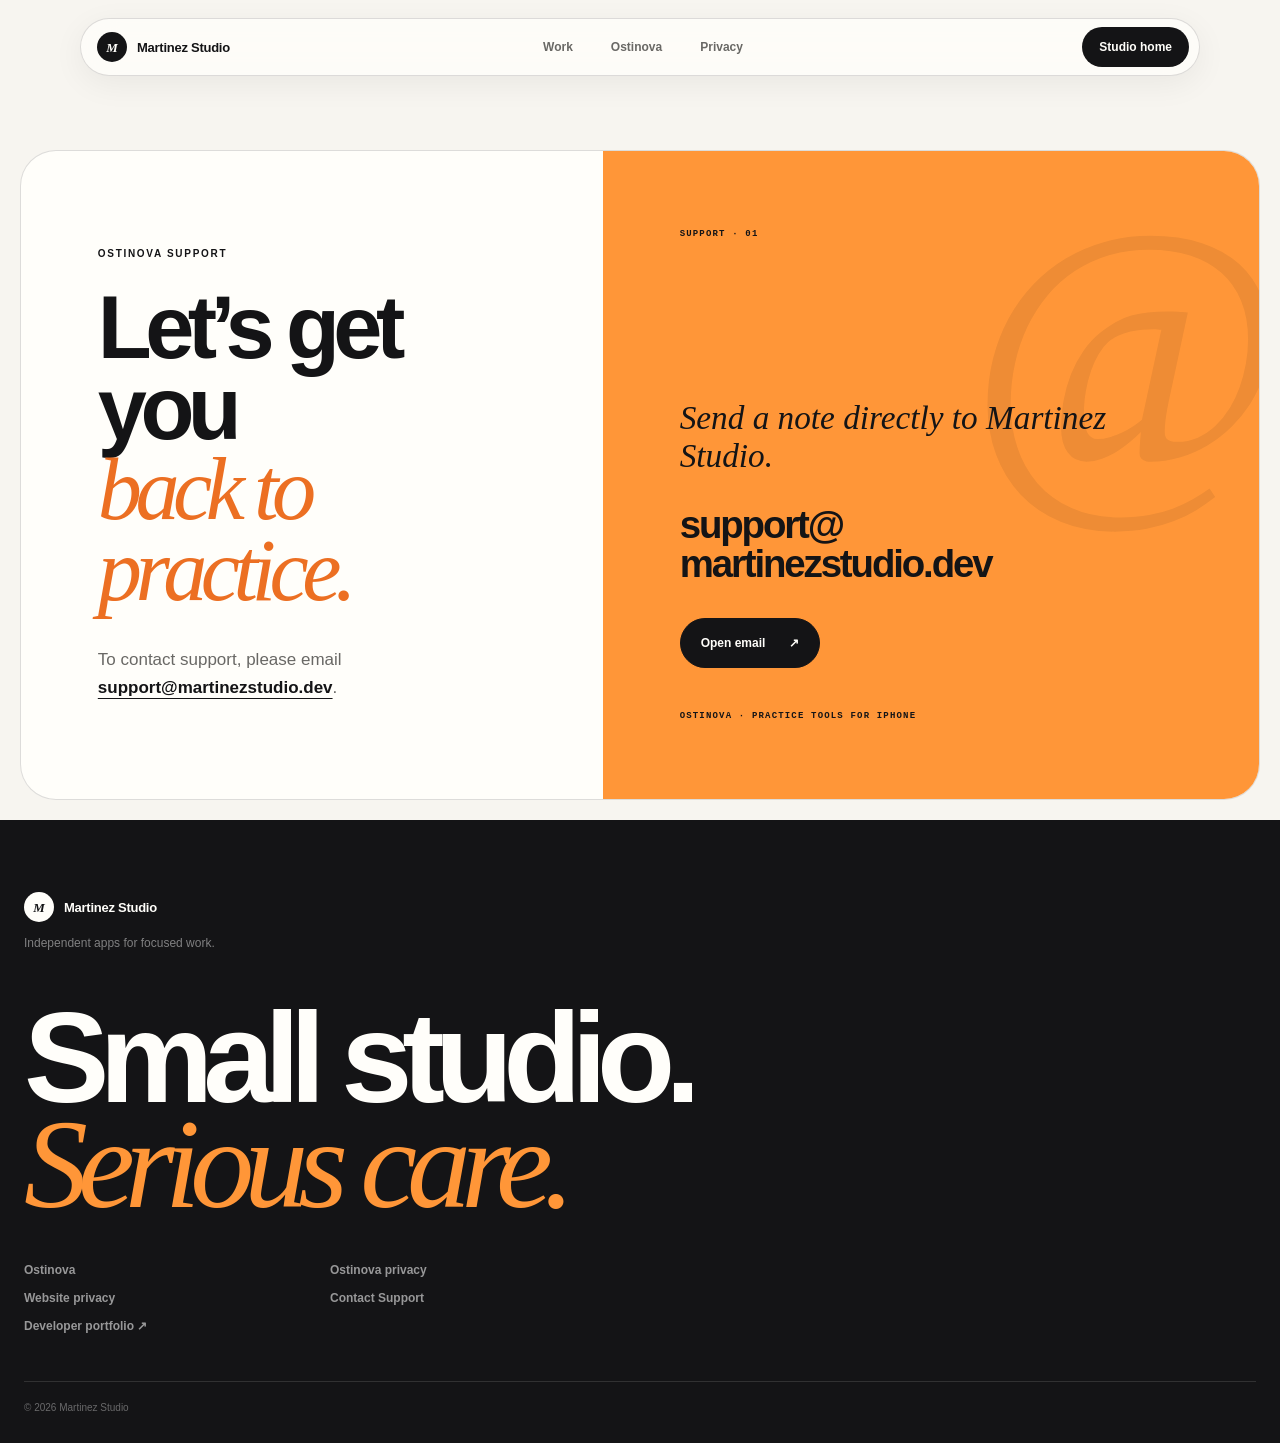
<file: support.html>
<!doctype html>
<html lang="en">
<head>
  <meta charset="utf-8">
  <meta name="viewport" content="width=device-width, initial-scale=1">
  <meta name="description" content="Contact Martinez Studio support.">
  <meta name="theme-color" content="#f7f5f0">
  <title>Contact Support | Martinez Studio</title>
  <link rel="icon" href="favicon.svg" type="image/svg+xml">
  <link rel="stylesheet" href="styles.css?v=20260907-2">
  <script src="script.js?v=20260907-2" defer></script>
</head>
<body>
  <a class="skip-link" href="#main">Skip to content</a>
  <header class="site-header" data-header>
    <a class="wordmark" href="./" aria-label="Martinez Studio, home"><span class="wordmark-glyph" aria-hidden="true">M</span><span>Martinez Studio</span></a>
    <nav aria-label="Primary navigation"><a href="./#work">Work</a><a href="apps/ostinova/">Ostinova</a><a href="privacy.html">Privacy</a></nav>
    <a class="nav-cta" href="./">Studio home</a>
  </header>

  <main class="support-main" id="main">
    <section class="support-hero" aria-labelledby="support-title">
      <div class="support-copy enter">
        <p class="eyebrow">Ostinova support</p>
        <h1 id="support-title">Let’s get you<br><em>back to practice.</em></h1>
        <p class="support-lead">To contact support, please email <a href="mailto:support@martinezstudio.dev">support@martinezstudio.dev</a>.</p>
      </div>
      <div class="support-action enter delay-1">
        <p class="support-index">Support · 01</p>
        <div class="support-action-copy">
          <p>Send a note directly to Martinez Studio.</p>
          <a class="support-email" href="mailto:support@martinezstudio.dev" aria-label="Email support at support@martinezstudio.dev"><span>support@</span><span>martinezstudio.dev</span></a>
          <a class="button button-dark" href="mailto:support@martinezstudio.dev">Open email <span aria-hidden="true">↗</span></a>
        </div>
        <p class="support-note">Ostinova · Practice tools for iPhone</p>
      </div>
    </section>
  </main>

  <footer>
    <div class="footer-top"><a class="wordmark" href="./"><span class="wordmark-glyph" aria-hidden="true">M</span><span>Martinez Studio</span></a><p>Independent apps for focused work.</p></div>
    <p class="footer-statement">Small studio.<br><em>Serious care.</em></p>
    <div class="footer-links"><a href="apps/ostinova/">Ostinova</a><a href="apps/ostinova/privacy.html">Ostinova privacy</a><a href="privacy.html">Website privacy</a><a href="support.html" aria-current="page">Contact Support</a><a href="https://omar-martinez-dev.github.io">Developer portfolio ↗</a></div>
    <p class="copyright">© <span data-year>2026</span> Martinez Studio</p>
  </footer>
</body>
</html>
</file>
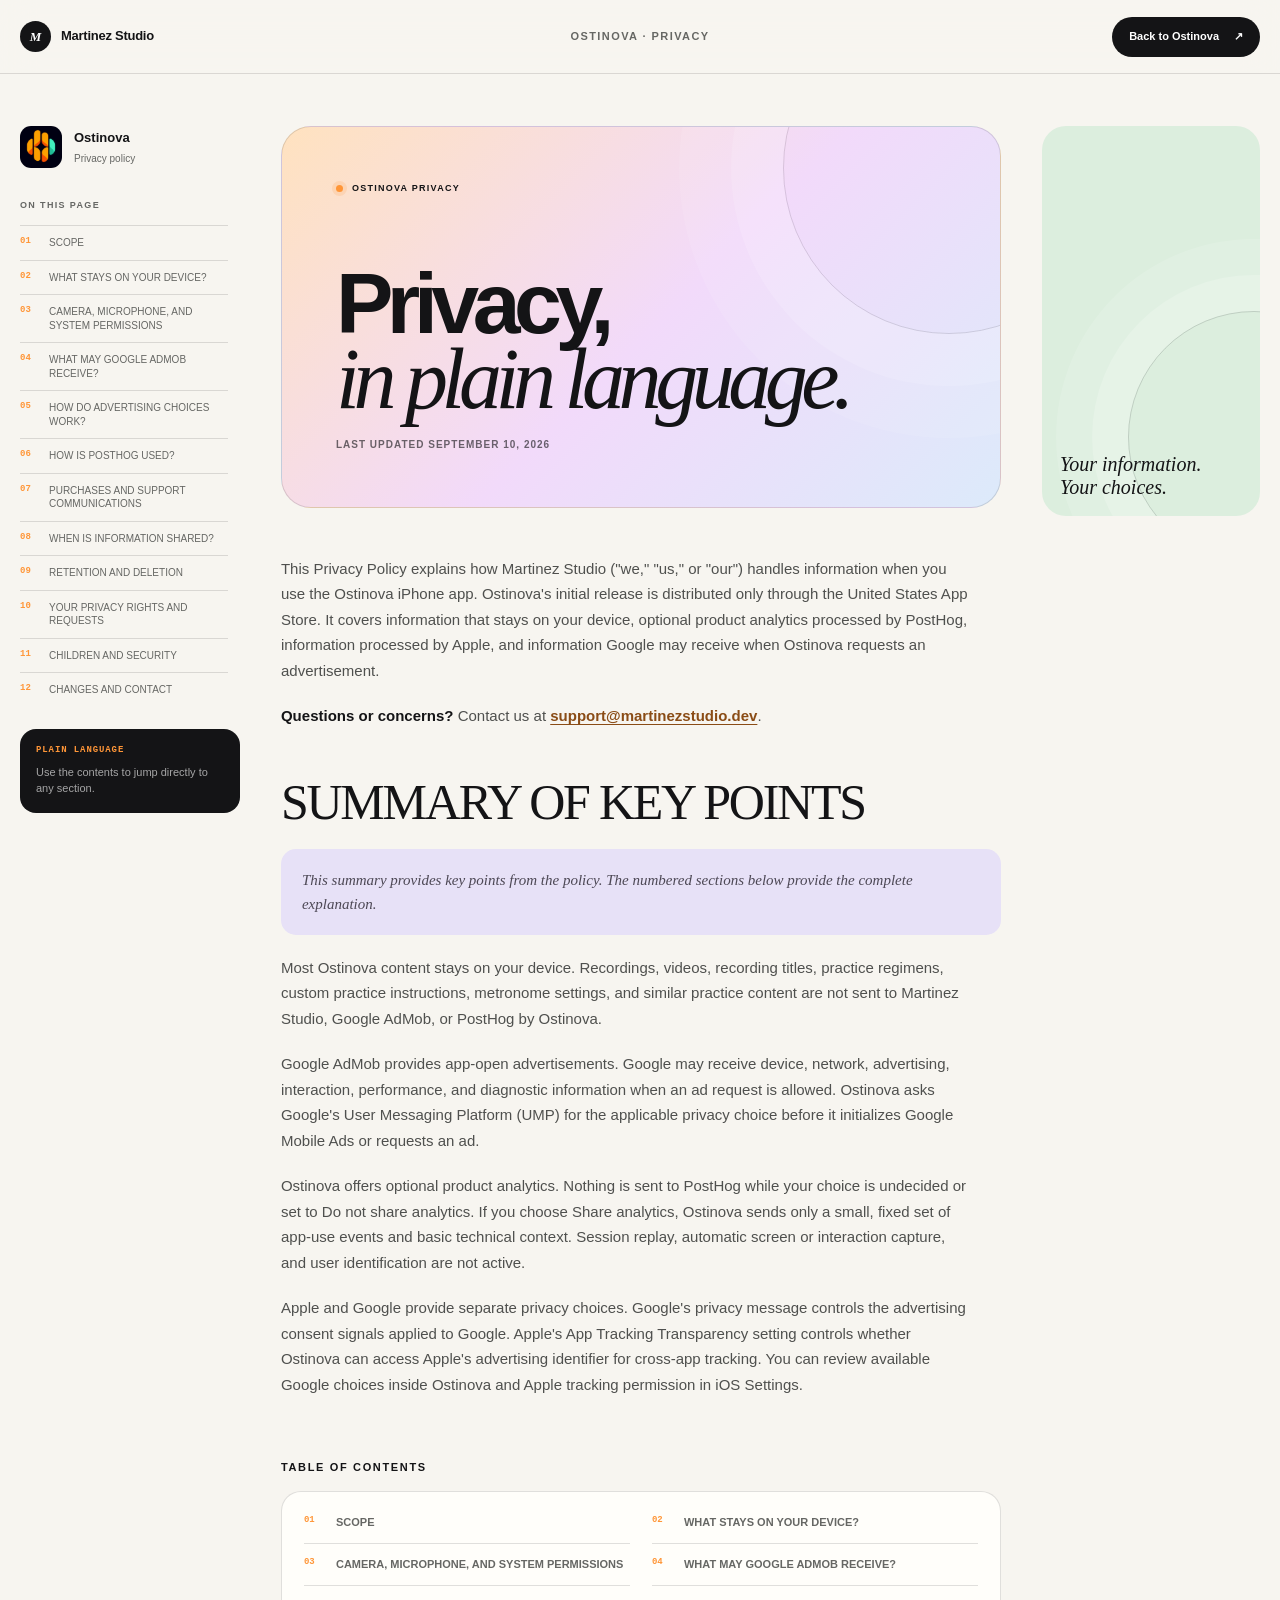
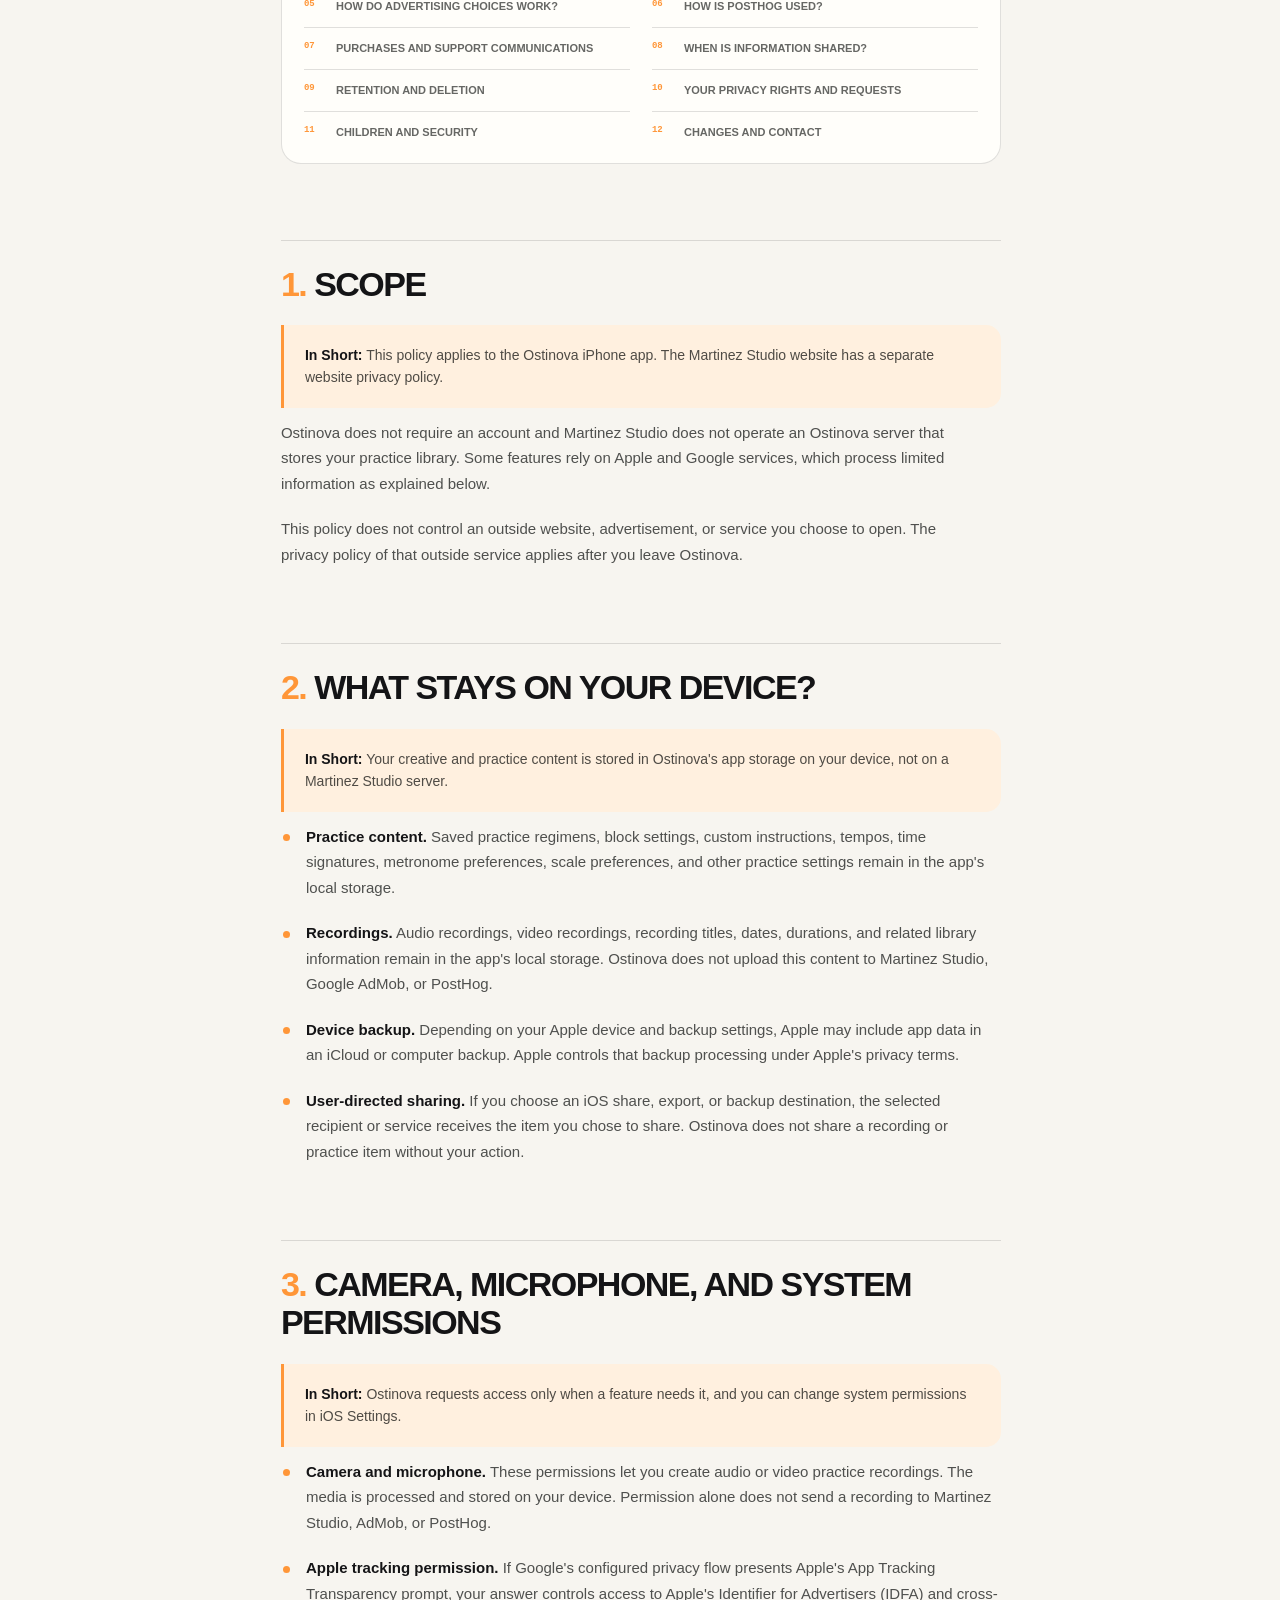
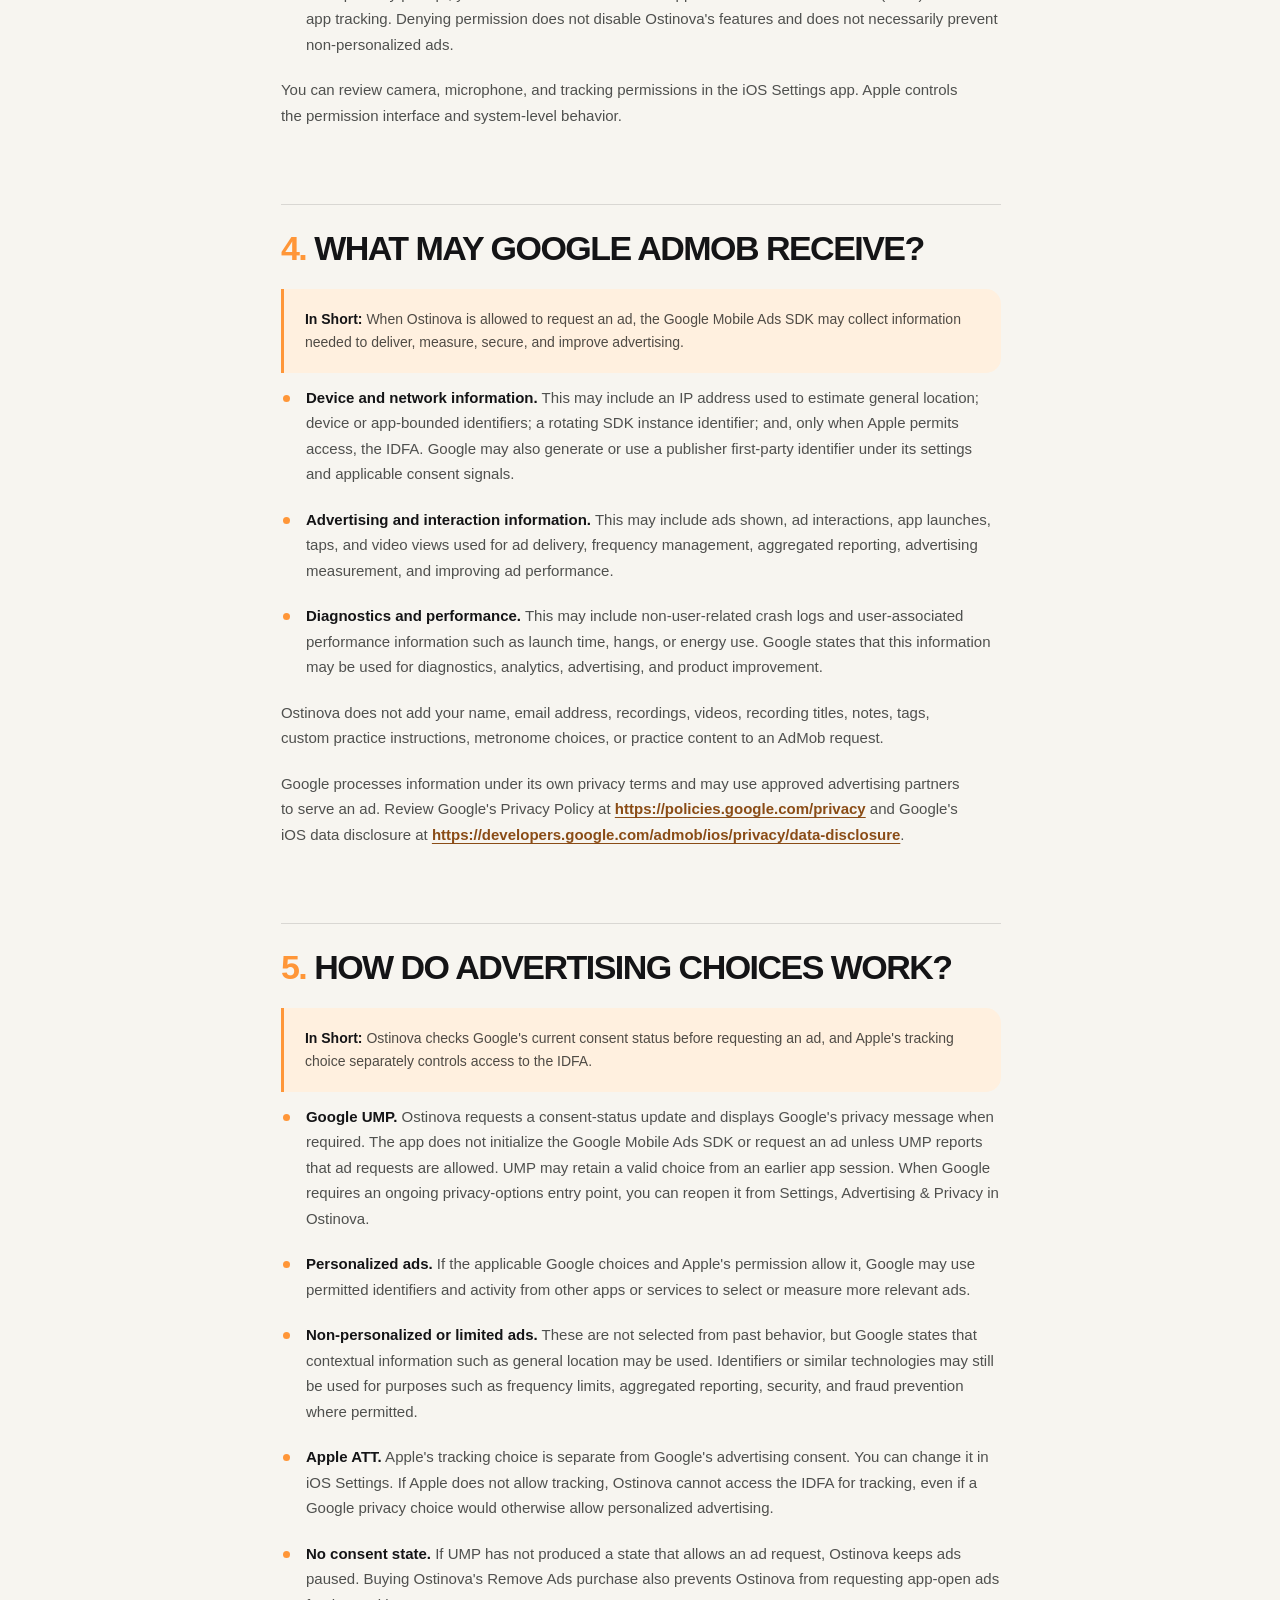
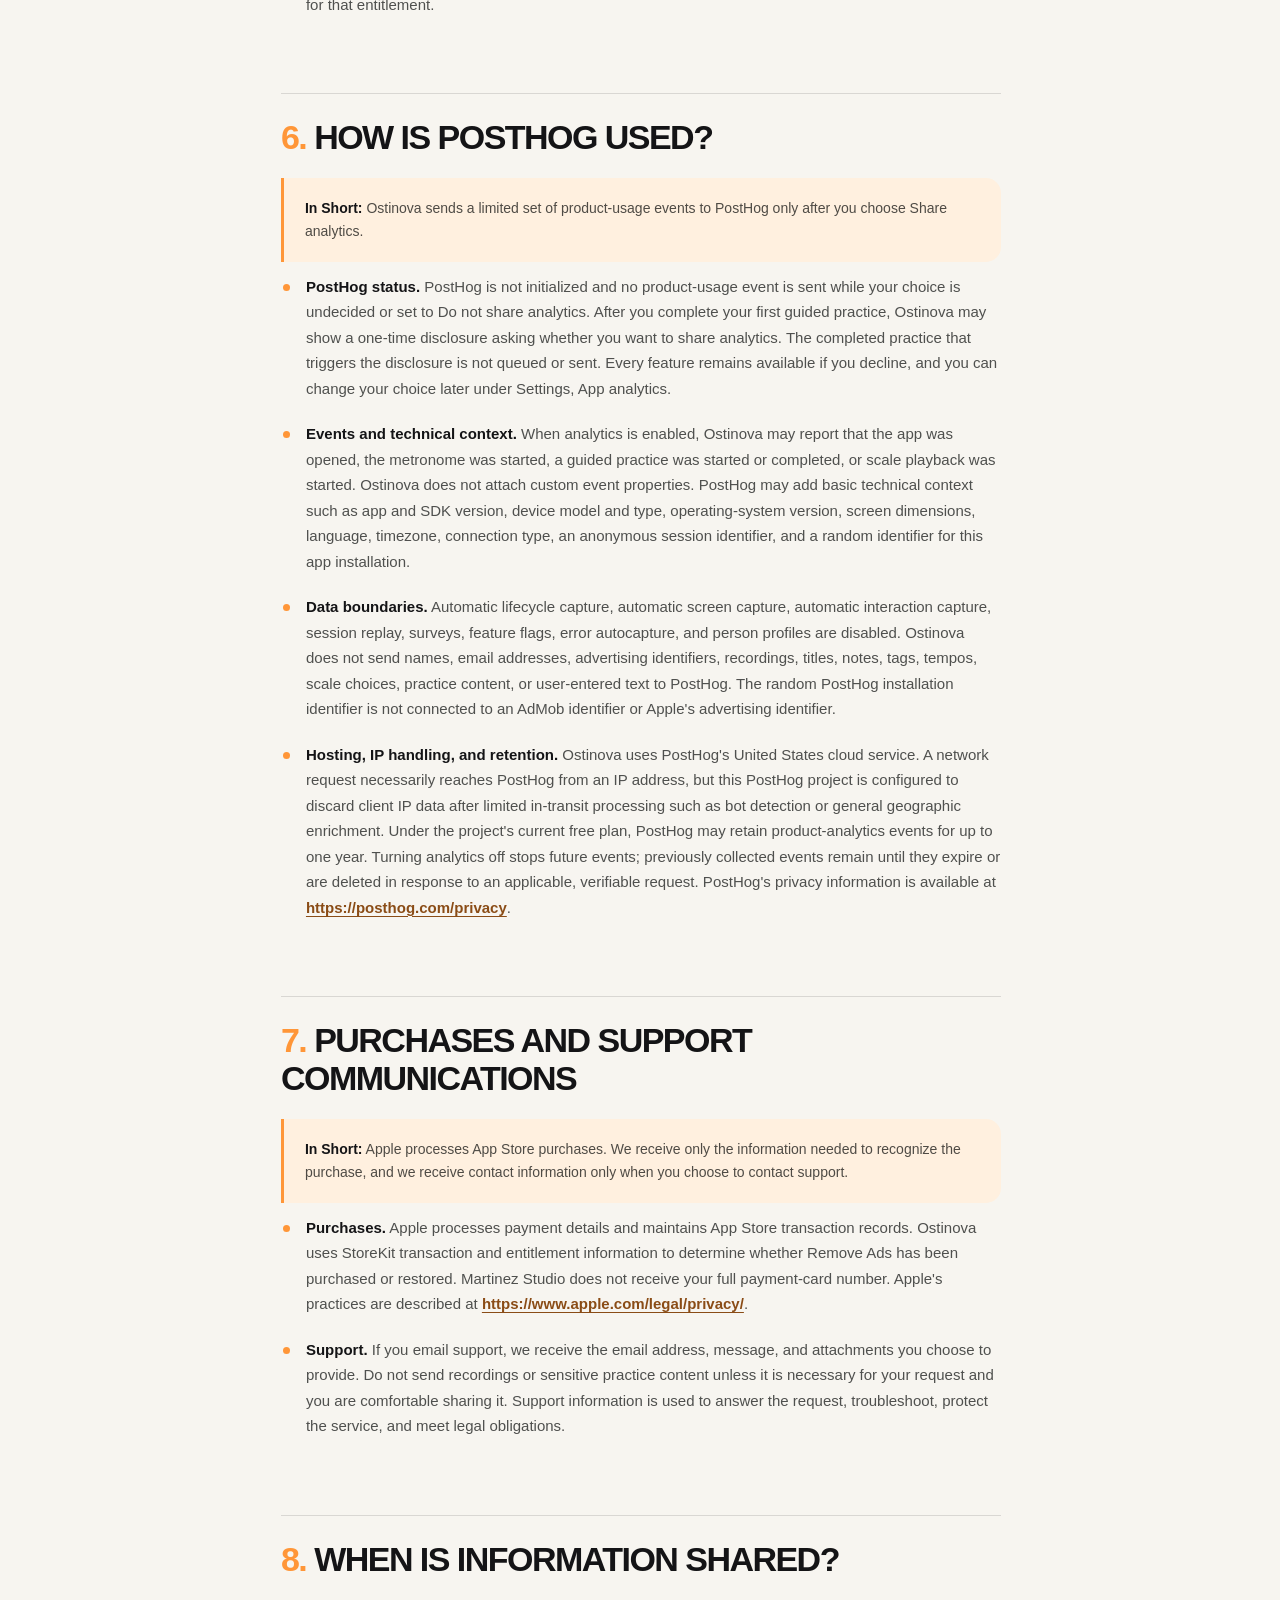
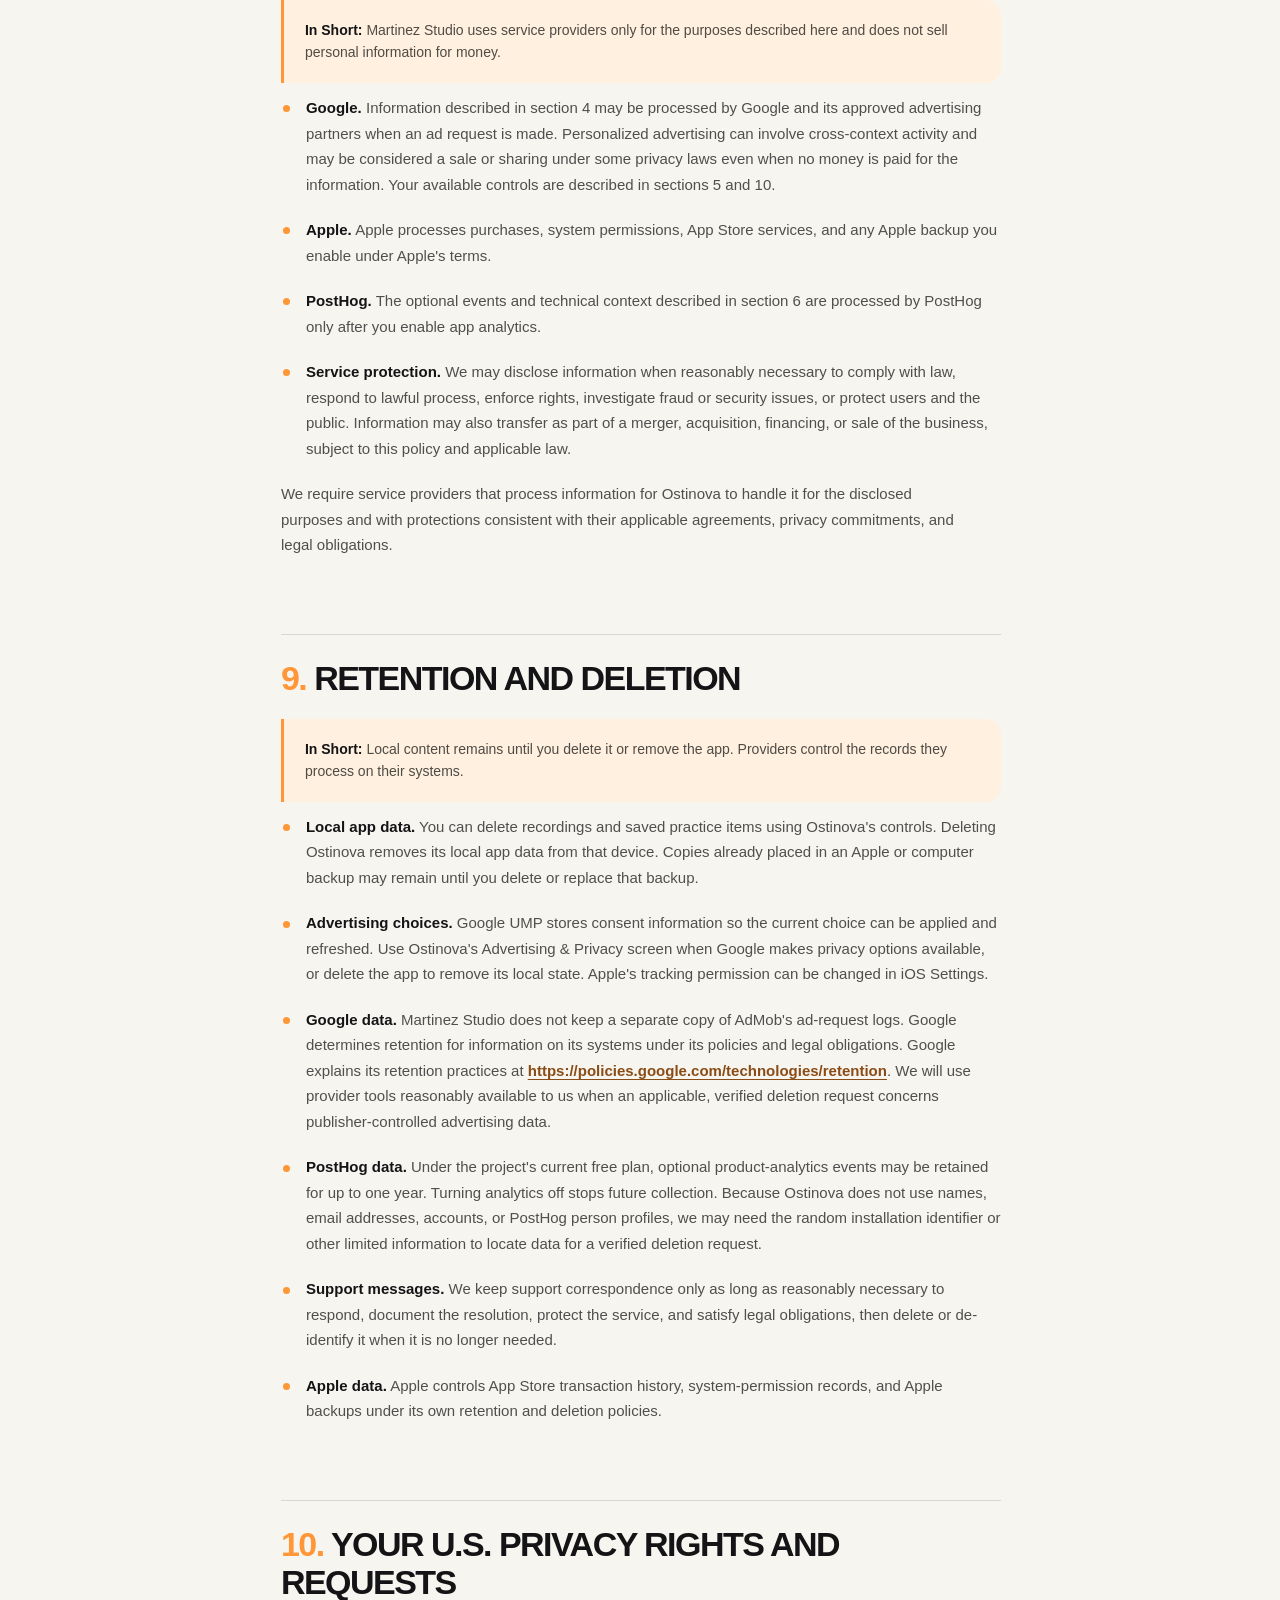
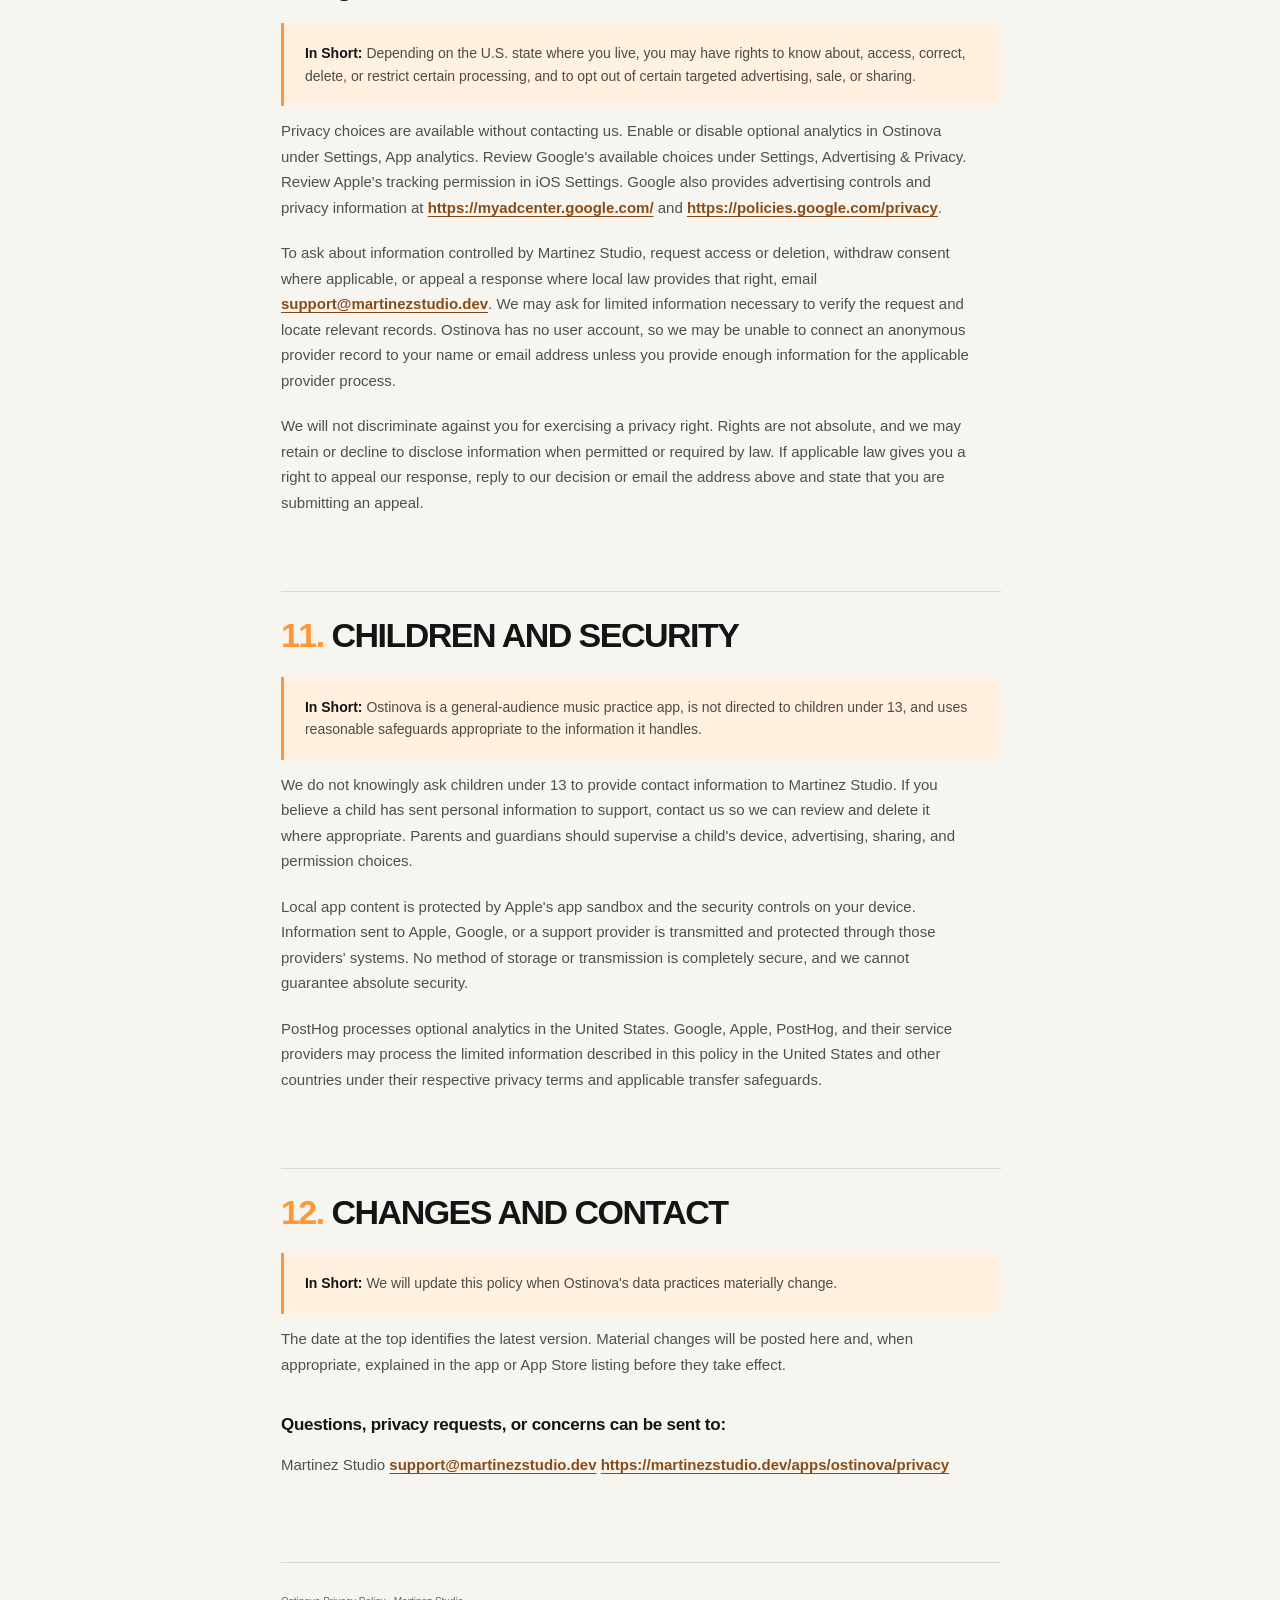
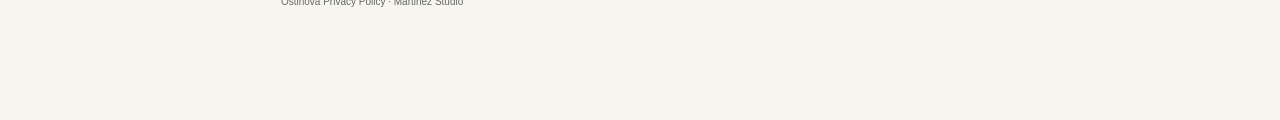
<file: apps/ostinova/privacy.html>
<!doctype html>
<html lang="en">
<head>
  <meta charset="utf-8">
  <meta name="viewport" content="width=device-width, initial-scale=1">
  <meta name="description" content="Read the Ostinova privacy policy and learn how Martinez Studio handles information.">
  <meta name="theme-color" content="#f7f5f0">
  <title>Ostinova Privacy Policy | Martinez Studio</title>
  <link rel="icon" href="../../favicon.svg" type="image/svg+xml">
  <style>
    :root {
      color-scheme: light;
      --ink: #141416;
      --muted: #666764;
      --rule: rgba(20, 20, 22, .13);
      --paper: #fffefa;
      --canvas: #f7f5f0;
      --orange: #ff9638;
      --orange-soft: #fff0df;
      --lilac: #e7e1f7;
      --mint: #dceede;
      --max: 1240px;
    }

    * { box-sizing: border-box; }
    html { scroll-behavior: smooth; scroll-padding-top: 100px; background: var(--canvas); }
    body { margin: 0; color: var(--ink); background: var(--canvas); font-family: Inter, ui-sans-serif, -apple-system, BlinkMacSystemFont, "Segoe UI", sans-serif; font-size: 15px; line-height: 1.7; -webkit-font-smoothing: antialiased; text-rendering: optimizeLegibility; }
    a, a:visited { color: inherit; }
    .skip-link { position: fixed; top: 10px; left: 16px; z-index: 100; padding: 10px 14px; border-radius: 999px; background: var(--ink); color: white; transform: translateY(-160%); }
    .skip-link:focus { transform: none; }

    .policy-nav { position: sticky; top: 0; z-index: 20; min-height: 74px; display: grid; grid-template-columns: 1fr auto 1fr; align-items: center; padding: 0 max(20px, calc((100% - var(--max)) / 2)); border-bottom: 1px solid var(--rule); background: rgba(247,245,240,.88); backdrop-filter: blur(18px); }
    .brand { display: inline-flex; align-items: center; gap: 10px; width: max-content; font-size: 13px; font-weight: 760; letter-spacing: -.02em; text-decoration: none; }
    .brand-mark { width: 31px; height: 31px; display: grid; place-items: center; border-radius: 50%; background: var(--ink); color: white; font: italic 700 13px Georgia, serif; }
    .policy-nav-center { color: var(--muted); font-size: 11px; font-weight: 700; letter-spacing: .13em; text-transform: uppercase; }
    .back-link { justify-self: end; min-height: 40px; display: inline-flex; align-items: center; gap: 15px; padding: 0 17px; border-radius: 999px; background: var(--ink); color: white !important; font-size: 11px; font-weight: 750; text-decoration: none; }

    .policy-layout { width: min(calc(100% - 40px), var(--max)); display: grid; grid-template-columns: 220px minmax(0, 720px) minmax(160px, 1fr); gap: clamp(28px, 3.2vw, 44px); align-items: start; margin: 0 auto; padding: 52px 0 110px; }
    .policy-sidebar { position: sticky; top: 108px; min-width: 0; }
    .sidebar-app { display: flex; align-items: center; gap: 12px; margin-bottom: 30px; }
    .sidebar-app img { width: 42px; height: 42px; border-radius: 11px; }
    .sidebar-app strong { display: block; font-size: 13px; }
    .sidebar-app span { display: block; color: var(--muted); font-size: 10px; }
    .sidebar-label { margin: 0 0 12px; color: var(--muted); font-size: 9px; font-weight: 800; letter-spacing: .15em; text-transform: uppercase; }
    .sidebar-toc { max-height: calc(100vh - 245px); overflow-y: auto; padding-right: 12px; scrollbar-width: thin; }
    .sidebar-toc ol { margin: 0; padding: 0; list-style: none; }
    .sidebar-toc li { border-top: 1px solid var(--rule); }
    .sidebar-toc a { display: grid; grid-template-columns: 22px 1fr; gap: 7px; padding: 10px 0; color: var(--muted); font-size: 10px; line-height: 1.35; text-decoration: none; transition: color .2s; }
    .sidebar-toc a:hover, .sidebar-toc a:focus-visible { color: var(--ink); }
    .sidebar-toc .toc-number { color: var(--orange); font: 700 9px ui-monospace, monospace; }
    .sidebar-note { margin-top: 22px; padding: 16px; border-radius: 16px; background: var(--ink); color: white; }
    .sidebar-note span { display: block; margin-bottom: 9px; color: var(--orange); font: 700 9px ui-monospace, monospace; letter-spacing: .1em; text-transform: uppercase; }
    .sidebar-note p { margin: 0; color: rgba(255,255,255,.62); font-size: 11px; line-height: 1.5; }

    .policy-shell { min-width: 0; }
    .policy-hero { position: relative; min-height: 360px; display: flex; flex-direction: column; justify-content: space-between; margin-bottom: 48px; overflow: hidden; padding: clamp(28px, 5vw, 54px); border: 1px solid var(--rule); border-radius: 30px; background: linear-gradient(135deg, #ffe2bf 0%, #f2dafa 52%, #dceafa 100%); }
    .policy-hero::after { content: ""; position: absolute; top: -33%; right: -16%; width: 330px; aspect-ratio: 1; border: 1px solid rgba(20,20,22,.12); border-radius: 50%; box-shadow: 0 0 0 52px rgba(255,255,255,.12), 0 0 0 104px rgba(255,255,255,.08); }
    .hero-kicker { position: relative; z-index: 1; display: flex; align-items: center; gap: 9px; margin: 0; font-size: 9px; font-weight: 800; letter-spacing: .14em; text-transform: uppercase; }
    .hero-kicker::before { content: ""; width: 7px; height: 7px; border-radius: 50%; background: var(--orange); box-shadow: 0 0 0 4px rgba(255,150,56,.16); }
    .policy-hero h1 { position: relative; z-index: 1; max-width: 580px; margin: 70px 0 18px; font-size: clamp(54px, 8vw, 86px); font-weight: 680; letter-spacing: -.075em; line-height: .88; }
    .policy-hero h1 em { display: block; font-family: Georgia, "Times New Roman", serif; font-weight: 400; }
    .updated { position: relative; z-index: 1; margin: 0; color: rgba(20,20,22,.62); font-size: 10px; font-weight: 750; letter-spacing: .1em; text-transform: uppercase; }

    .policy-shell > p { margin: 0 0 20px; color: #4f504e; }
    .policy-shell > p:not(.summary):not(.key-intro):not(.subheading):not(.bullet) { max-width: 690px; }
    .policy-shell strong { color: var(--ink); font-weight: 760; }
    .policy-shell p a { color: #8a4c16; font-weight: 680; text-decoration-thickness: 1px; text-underline-offset: 3px; overflow-wrap: anywhere; }
    .policy-shell p a:hover, .policy-shell p a:focus-visible { color: var(--ink); }
    .policy-shell h2 { margin: 76px 0 22px; padding-top: 24px; border-top: 1px solid var(--rule); font-size: clamp(25px, 3.5vw, 34px); font-weight: 680; letter-spacing: -.045em; line-height: 1.12; scroll-margin-top: 100px; }
    .policy-shell h2 .section-number { color: var(--orange); }
    .policy-shell h2.summary-heading { margin-top: 48px; padding: 0; border: 0; font: 400 clamp(34px, 5vw, 50px)/1 Georgia, "Times New Roman", serif; text-transform: none; }
    .policy-shell h2.contents-heading { margin: 64px 0 18px; padding: 0; border: 0; font-size: 11px; letter-spacing: .15em; text-transform: uppercase; }
    .summary { margin: 0 0 12px !important; padding: 19px 21px; border-left: 3px solid var(--orange); border-radius: 0 15px 15px 0; background: var(--orange-soft); color: #4f4b45 !important; font-size: 14px; line-height: 1.62; }
    .key-intro { margin-bottom: 20px !important; padding: 19px 21px; border-radius: 15px; background: var(--lilac); color: #4d4855 !important; font: italic 15px/1.6 Georgia, serif; }
    .bullet { position: relative; margin-left: 0 !important; padding: 0 0 0 25px; }
    .bullet::before { content: ""; position: absolute; top: .68em; left: 2px; width: 7px; height: 7px; border-radius: 50%; background: var(--orange); }
    .subheading { margin: 34px 0 12px !important; color: var(--ink) !important; font-size: 17px; font-weight: 760; letter-spacing: -.015em; }

    .toc-list { display: grid; grid-template-columns: repeat(2, minmax(0, 1fr)); gap: 0 22px; margin: 0 0 40px; padding: 10px 22px; border: 1px solid var(--rule); border-radius: 20px; background: var(--paper); list-style: none; counter-reset: policy-toc; }
    .toc-list li { min-width: 0; border-bottom: 1px solid var(--rule); counter-increment: policy-toc; }
    .toc-list li:nth-last-child(-n+2) { border-bottom: 0; }
    .toc-list a { display: grid; grid-template-columns: 26px 1fr; gap: 6px; padding: 13px 0; color: var(--muted); font-size: 11px; font-weight: 680; line-height: 1.35; text-decoration: none; }
    .toc-list a::before { content: counter(policy-toc, decimal-leading-zero); color: var(--orange); font: 700 9px ui-monospace, monospace; }
    .toc-list a:hover, .toc-list a:focus-visible { color: var(--ink); }

    .policy-footer { margin-top: 84px; padding: 30px 0 0; border-top: 1px solid var(--rule); color: var(--muted); font-size: 10px; }
    .load-error { padding: 18px; border: 1px solid #b42318; border-radius: 14px; color: #b42318; background: #fff5f4; }

    .policy-aside-decoration { position: sticky; top: 108px; min-height: 390px; overflow: hidden; border-radius: 24px; background: var(--mint); }
    .policy-aside-decoration::before { content: ""; position: absolute; right: -55%; bottom: -12%; width: 250px; aspect-ratio: 1; border: 1px solid rgba(20,20,22,.14); border-radius: 50%; box-shadow: 0 0 0 36px rgba(255,255,255,.18), 0 0 0 72px rgba(255,255,255,.12); }
    .policy-aside-decoration p { position: absolute; right: 18px; bottom: 18px; left: 18px; margin: 0; font: italic 20px/1.12 Georgia, serif; }

    @media (max-width: 1080px) {
      .policy-layout { grid-template-columns: 210px minmax(0, 760px); justify-content: center; }
      .policy-aside-decoration { display: none; }
    }

    @media (max-width: 820px) {
      .policy-nav { grid-template-columns: 1fr auto; }
      .policy-nav-center { display: none; }
      .policy-layout { width: min(calc(100% - 28px), 760px); display: block; padding-top: 28px; }
      .policy-sidebar { display: none; }
      .policy-hero { min-height: 320px; border-radius: 24px; }
    }

    @media (max-width: 560px) {
      html { scroll-padding-top: 80px; }
      body { font-size: 14px; }
      .policy-nav { min-height: 64px; padding-inline: 14px; }
      .brand > span:last-child { display: none; }
      .back-link { min-height: 38px; }
      .policy-layout { width: calc(100% - 20px); padding: 14px 0 72px; }
      .policy-hero { min-height: 300px; margin-bottom: 34px; padding: 24px; border-radius: 21px; }
      .policy-hero h1 { margin-top: 64px; font-size: clamp(50px, 15vw, 66px); }
      .policy-shell h2 { margin-top: 60px; font-size: 26px; }
      .toc-list { grid-template-columns: 1fr; padding: 8px 18px; }
      .toc-list li:nth-last-child(2) { border-bottom: 1px solid var(--rule); }
      .summary, .key-intro { padding: 17px 18px; }
    }

    @page { size: Letter; margin: .55in; }
    @media print {
      html, body { background: white; }
      body { font-size: 9.5px; line-height: 1.5; }
      .policy-nav, .policy-sidebar, .policy-aside-decoration { display: none; }
      .policy-layout { width: 100%; display: block; margin: 0; padding: 0; }
      .policy-hero { min-height: 0; margin: 0 0 .35in; padding: 0 0 .2in; border: 0; border-bottom: 1px solid #bbb; border-radius: 0; background: none; }
      .policy-hero::after, .hero-kicker { display: none; }
      .policy-hero h1 { margin: 0 0 8px; font-size: 26px; }
      .policy-shell h2 { margin-top: 24px; padding-top: 12px; font-size: 13px; }
      .policy-shell h2.summary-heading { font-size: 19px; }
      .policy-shell > p { margin-bottom: 10px; }
      .summary, .key-intro { padding: 10px 12px; background: #f5f5f5; }
      .toc-list { display: block; padding: 8px 18px; }
      .toc-list li { border: 0; }
      .toc-list a { padding: 3px 0; }
      h1, h2, .summary, .subheading { break-after: avoid; }
      p, li, tr { orphans: 3; widows: 3; }
    }
  </style>
</head>
<body>
  <a class="skip-link" href="#policy">Skip to policy</a>
  <header class="policy-nav">
    <a class="brand" href="../../" aria-label="Martinez Studio home"><span class="brand-mark" aria-hidden="true">M</span><span>Martinez Studio</span></a>
    <span class="policy-nav-center">Ostinova · Privacy</span>
    <a class="back-link" href="./">Back to Ostinova <span aria-hidden="true">↗</span></a>
  </header>

  <div class="policy-layout">
    <aside class="policy-sidebar" aria-label="Policy sections">
      <div class="sidebar-app"><img src="../../assets/ostinova-icon.png" alt=""><div><strong>Ostinova</strong><span>Privacy policy</span></div></div>
      <p class="sidebar-label">On this page</p>
      <nav class="sidebar-toc" id="sidebar-toc" aria-label="Table of contents"></nav>
      <div class="sidebar-note"><span>Plain language</span><p>Use the contents to jump directly to any section.</p></div>
    </aside>

    <main class="policy-shell" id="policy" aria-live="polite"></main>

    <aside class="policy-aside-decoration" aria-hidden="true"><p>Your information.<br>Your choices.</p></aside>
  </div>

  <script>
    const policy = document.querySelector('#policy');
    const sidebarToc = document.querySelector('#sidebar-toc');

    function escapeHtml(value) {
      return value.replace(/[&<>"']/g, character => ({
        '&': '&amp;', '<': '&lt;', '>': '&gt;', '"': '&quot;', "'": '&#039;'
      })[character]);
    }

    function addInlineEmphasis(text) {
      const safe = escapeHtml(text);
      return safe
        .replace(/^(In Short:)/, '<strong>$1</strong>')
        .replace(/^(Questions or concerns\?)/, '<strong>$1</strong>')
        .replace(/^(Practice content\.|Recordings\.|Device backup\.|User-directed sharing\.|Camera and microphone\.|Apple tracking permission\.|Device and network information\.|Advertising and interaction information\.|Diagnostics and performance\.|Google UMP\.|Personalized ads\.|Non-personalized or limited ads\.|Apple ATT\.|No consent state\.|PostHog status\.|Events and technical context\.|Data boundaries\.|Hosting, IP handling, and retention\.|Purchases\.|Support\.|Google\.|Apple\.|PostHog\.|Service protection\.|Local app data\.|Advertising choices\.|Google data\.|PostHog data\.|Support messages\.|Apple data\.)/, '<strong>$1</strong>')
        .replace(/(https:\/\/[^\s<]+[^\s<.,;:!?)])/g, '<a href="$1" rel="external noreferrer">$1</a>')
        .replace(/(^|\s)(support@martinezstudio\.dev)(?=[\s.,;:]|$)/g, '$1<a href="mailto:$2">$2</a>');
    }

    function normalizeText(text) {
      return text
        .replace(/\("\s+/g, '("')
        .replace(/\s+"\)/g, '")')
        .replace(/"process\s+"/g, '"process"')
        .replace(/\s+([,.;:?!])/g, '$1');
    }

    function extractContents(lines) {
      const items = [];
      lines.forEach(line => {
        const match = line.match(/^(\d+)\.\s*(.*)$/);
        if (match) items.push(match[2]);
        else if (items.length) items[items.length - 1] += ` ${line}`;
      });
      return items;
    }

    function buildContentsList(items) {
      const list = document.createElement('ol');
      list.className = 'toc-list';
      items.forEach((item, index) => {
        const listItem = document.createElement('li');
        listItem.innerHTML = `<a href="#section-${index + 1}">${escapeHtml(item)}</a>`;
        list.appendChild(listItem);
      });
      return list;
    }

    function renderSidebar(items) {
      const list = document.createElement('ol');
      items.forEach((item, index) => {
        const listItem = document.createElement('li');
        listItem.innerHTML = `<a href="#section-${index + 1}"><span class="toc-number">${String(index + 1).padStart(2, '0')}</span><span>${escapeHtml(item)}</span></a>`;
        list.appendChild(listItem);
      });
      sidebarToc.replaceChildren(list);
    }

    function renderPolicy(source) {
      const blocks = source
        .replace(/\r/g, '')
        .split(/\n\s*\n/)
        .map(block => block.split('\n').map(line => line.trim()).filter(Boolean))
        .filter(block => block.length);

      const fragment = document.createDocumentFragment();
      const updatedText = normalizeText((blocks[1] || ['']).join(' '));
      const hero = document.createElement('header');
      hero.className = 'policy-hero';
      hero.innerHTML = `<p class="hero-kicker">Ostinova privacy</p><h1>Privacy,<em>in plain language.</em></h1><p class="updated">${escapeHtml(updatedText)}</p>`;
      fragment.appendChild(hero);

      let inTableOfContents = false;
      let tableOfContentsRendered = false;
      let sectionIndex = 0;

      const bulletStarts = /^(Practice content\.|Recordings\.|Device backup\.|User-directed sharing\.|Camera and microphone\.|Apple tracking permission\.|Device and network information\.|Advertising and interaction information\.|Diagnostics and performance\.|Google UMP\.|Personalized ads\.|Non-personalized or limited ads\.|Apple ATT\.|No consent state\.|PostHog status\.|Events and technical context\.|Data boundaries\.|Hosting, IP handling, and retention\.|Purchases\.|Support\.|Google\.|Apple\.|PostHog\.|Service protection\.|Local app data\.|Advertising choices\.|Google data\.|PostHog data\.|Support messages\.|Apple data\.)/;
      const subheadingStarts = /^(Questions, privacy requests, or concerns can be sent to:)$/;

      blocks.forEach((lines, index) => {
        if (index < 2) return;
        const text = normalizeText(lines.join(' ').replace(/\s+/g, ' ').trim());
        let element;

        if (inTableOfContents && !tableOfContentsRendered && /^1\.\s/.test(lines[0])) {
          const items = extractContents(lines);
          fragment.appendChild(buildContentsList(items));
          renderSidebar(items);
          tableOfContentsRendered = true;
          return;
        }
        if (inTableOfContents && tableOfContentsRendered && /^1\.\s/.test(lines[0])) inTableOfContents = false;

        if (text === 'TABLE OF CONTENTS') {
          inTableOfContents = true;
          element = document.createElement('h2');
          element.className = 'contents-heading';
          element.textContent = text;
        } else if (/^\d+\.\s+[A-Z]/.test(text) || /^[A-Z][A-Z\s-?]+$/.test(text)) {
          if (/^1\. WHAT INFORMATION DO WE COLLECT\?/.test(text)) inTableOfContents = false;
          element = document.createElement(inTableOfContents ? 'p' : 'h2');
          const numberedHeading = !inTableOfContents && text.match(/^(\d+\.)\s+(.+)$/);
          if (numberedHeading) {
            const number = document.createElement('span');
            number.className = 'section-number';
            number.textContent = numberedHeading[1];
            element.append(number, ` ${numberedHeading[2]}`);
          } else {
            element.textContent = text;
          }
          if (inTableOfContents) {
            element.className = 'toc-item';
          } else if (numberedHeading) {
            sectionIndex += 1;
            element.id = `section-${sectionIndex}`;
          } else if (text === 'SUMMARY OF KEY POINTS') {
            element.className = 'summary-heading';
          }
        } else if (/^In Short:/.test(text)) {
          element = document.createElement('p');
          element.className = 'summary';
          element.innerHTML = addInlineEmphasis(text);
        } else if (/^This summary provides key points/.test(text)) {
          element = document.createElement('p');
          element.className = 'key-intro';
          element.textContent = text;
        } else if (subheadingStarts.test(text)) {
          element = document.createElement('p');
          element.className = 'subheading';
          element.textContent = text;
        } else if (bulletStarts.test(text)) {
          element = document.createElement('p');
          element.className = 'bullet';
          element.innerHTML = addInlineEmphasis(text);
        } else {
          element = document.createElement('p');
          element.innerHTML = addInlineEmphasis(text);
        }

        fragment.appendChild(element);
      });

      const footer = document.createElement('footer');
      footer.className = 'policy-footer';
      footer.textContent = 'Ostinova Privacy Policy · Martinez Studio';
      fragment.appendChild(footer);
      policy.replaceChildren(fragment);
    }

    fetch('./privacy-policy.txt')
      .then(response => { if (!response.ok) throw new Error(`Unable to load policy (${response.status})`); return response.text(); })
      .then(renderPolicy)
      .catch(error => {
        policy.innerHTML = `<p class="load-error"><strong>Policy could not be loaded.</strong><br>${escapeHtml(error.message)}. Serve this folder from a local web server instead of opening the HTML file directly.</p>`;
      });
  </script>
</body>
</html>
</file>
<file: styles.css>
:root {
  color-scheme: light;
  --paper: #f7f5f0;
  --ink: #141416;
  --muted: #696865;
  --orange: #ff9638;
  --orange-deep: #ec6f22;
  --mint: #dceede;
  --lilac: #e7e1f7;
  --peach: #f4dfd1;
  --sky: #ddeafa;
  --line: rgba(20, 20, 22, .14);
  --white: #fffefa;
  --max: 1240px;
  --ease: cubic-bezier(.22, 1, .36, 1);
}

* { box-sizing: border-box; }
html { scroll-behavior: smooth; background: var(--paper); }
body { margin: 0; min-width: 320px; overflow-x: hidden; background: var(--paper); color: var(--ink); font-family: Inter, ui-sans-serif, -apple-system, BlinkMacSystemFont, "Segoe UI", sans-serif; -webkit-font-smoothing: antialiased; }
img { display: block; max-width: 100%; }
a { color: inherit; }
h1, h2, h3, p, figure { margin-top: 0; }
.skip-link { position: fixed; left: 16px; top: 12px; z-index: 100; padding: 10px 14px; background: var(--ink); color: var(--white); transform: translateY(-160%); }
.skip-link:focus { transform: translateY(0); }

.site-header { position: fixed; z-index: 30; top: 18px; left: 50%; width: min(calc(100% - 40px), 1120px); min-height: 58px; display: grid; grid-template-columns: 1fr auto 1fr; align-items: center; padding: 8px 10px 8px 16px; overflow: hidden; border: 1px solid var(--line); border-radius: 999px; background: rgba(255,254,250,.78); box-shadow: 0 8px 32px rgba(20,20,22,.06); backdrop-filter: blur(18px); transform: translateX(-50%); transition: width .42s var(--ease), min-height .42s var(--ease), padding .42s var(--ease), background .25s, border-color .25s, box-shadow .25s; }
.site-header.is-scrolled { background: rgba(255,254,250,.94); box-shadow: 0 12px 38px rgba(20,20,22,.1); }
.site-header::after { content: ""; position: absolute; right: 15px; width: 7px; height: 7px; border-radius: 50%; background: var(--orange); box-shadow: 0 0 0 4px rgba(255,151,55,.15); opacity: 0; transform: scale(.5); transition: opacity .18s ease, transform .3s var(--ease); }
.site-header .wordmark > span:last-child, .site-header nav, .site-header .nav-cta { transition: opacity .18s ease, transform .3s var(--ease); }
.wordmark { display: inline-flex; align-items: center; gap: 10px; width: max-content; color: var(--ink); font-size: 13px; font-weight: 760; letter-spacing: -.02em; text-decoration: none; }
.wordmark-glyph { width: 30px; height: 30px; display: grid; place-items: center; border-radius: 50%; background: var(--ink); color: var(--white); font: italic 700 13px/1 Georgia, serif; }
nav { display: flex; align-items: center; gap: clamp(20px, 3vw, 38px); }
nav a, .nav-cta { color: var(--muted); font-size: 12px; font-weight: 650; text-decoration: none; }
nav a:hover, nav a:focus-visible, .nav-cta:hover, .nav-cta:focus-visible { color: var(--ink); }
.nav-cta { justify-self: end; min-height: 40px; display: inline-flex; align-items: center; gap: 12px; padding: 0 17px; border-radius: 999px; background: var(--ink); color: var(--white); }
.nav-cta:hover, .nav-cta:focus-visible { color: var(--white); }
.mobile-menu-button { display: none; }
.mobile-drawer { position: fixed; inset: 8px 8px 8px auto; width: min(430px, calc(100% - 16px)); max-width: none; height: calc(100dvh - 16px); max-height: none; margin: 0; padding: 0; overflow: hidden; border: 0; border-radius: 28px; background: var(--ink); color: var(--white); box-shadow: 0 28px 90px rgba(20,20,22,.35); opacity: 0; transform: translateX(calc(100% + 16px)); transition: opacity .25s ease, transform .42s var(--ease); }
.mobile-drawer[open] { display: flex; flex-direction: column; padding: 17px; }
.mobile-drawer.is-open { opacity: 1; transform: none; }
.mobile-drawer::backdrop { background: rgba(20,20,22,.5); backdrop-filter: blur(6px); }
.mobile-drawer-header { display: flex; align-items: center; justify-content: space-between; }
.mobile-drawer .wordmark { color: var(--white); }
.mobile-drawer .wordmark-glyph { background: var(--white); color: var(--ink); }
.mobile-drawer-close { min-height: 42px; display: inline-flex; align-items: center; gap: 12px; padding: 0 8px 0 16px; border: 1px solid rgba(255,255,255,.18); border-radius: 999px; background: transparent; color: var(--white); font: 700 12px/1 Inter, ui-sans-serif, sans-serif; cursor: pointer; }
.mobile-drawer-close i { width: 27px; height: 27px; display: grid; place-items: center; border-radius: 50%; background: var(--white); color: var(--ink); font: normal 400 20px/1 Inter, sans-serif; }
.mobile-drawer-label { margin: clamp(62px, 11vh, 100px) 0 14px; color: var(--orange); font: 760 10px/1.4 ui-monospace, SFMono-Regular, Consolas, monospace; letter-spacing: .16em; text-transform: uppercase; }
.mobile-drawer-navigation { display: flex; flex-direction: column; gap: 0; }
.mobile-drawer-navigation a { display: grid; grid-template-columns: 38px minmax(0, 1fr) 24px; gap: 8px; align-items: baseline; padding: 17px 2px 18px; border-top: 1px solid rgba(255,255,255,.18); color: var(--white); font-size: clamp(35px, 10vw, 48px); font-weight: 630; letter-spacing: -.06em; line-height: .96; text-decoration: none; }
.mobile-drawer-navigation a:last-child { border-bottom: 1px solid rgba(255,255,255,.18); }
.mobile-drawer-navigation a:hover, .mobile-drawer-navigation a:focus-visible { color: var(--orange); }
.mobile-drawer-number { color: var(--orange); font: 750 9px/1.4 ui-monospace, SFMono-Regular, Consolas, monospace; letter-spacing: .1em; }
.mobile-drawer-arrow { color: rgba(255,255,255,.55); font-size: 18px; letter-spacing: 0; text-align: right; }
.mobile-drawer-footer { display: flex; justify-content: space-between; gap: 18px; margin-top: auto; padding: 18px 2px 3px; color: rgba(255,255,255,.44); font: 700 9px/1.4 ui-monospace, SFMono-Regular, Consolas, monospace; letter-spacing: .1em; text-transform: uppercase; }
body.mobile-drawer-open { overflow: hidden; }

.hero { width: min(calc(100% - 40px), var(--max)); margin: 0 auto; padding: 164px 0 58px; text-align: center; }
.hero-copy { width: min(900px, 100%); margin: 0 auto 74px; }
.eyebrow { margin-bottom: 22px; color: var(--ink); font-size: 10px; font-weight: 780; letter-spacing: .17em; line-height: 1.4; text-transform: uppercase; }
.eyebrow-pill { width: max-content; display: flex; align-items: center; gap: 9px; margin-inline: auto; padding: 9px 13px; border: 1px solid var(--line); border-radius: 999px; background: rgba(255,255,255,.55); letter-spacing: .09em; }
.eyebrow-pill span { width: 7px; height: 7px; border-radius: 50%; background: #62a865; box-shadow: 0 0 0 4px rgba(98,168,101,.13); }
h1 { margin-bottom: 28px; font-size: clamp(58px, 7.9vw, 108px); font-weight: 680; letter-spacing: -.074em; line-height: .94; }
h1 em, h2 em, .footer-statement em { font-family: Georgia, "Times New Roman", serif; font-weight: 400; }
.hero-dek { max-width: 660px; margin: 0 auto 34px; color: var(--muted); font-size: clamp(17px, 1.7vw, 21px); letter-spacing: -.02em; line-height: 1.55; }
.hero-actions { display: flex; align-items: center; justify-content: center; gap: 24px; }
.button { min-height: 50px; display: inline-flex; align-items: center; justify-content: center; gap: 24px; padding: 0 20px; border: 1px solid var(--ink); border-radius: 999px; font-size: 12px; font-weight: 750; text-decoration: none; transition: transform .25s var(--ease), background .25s; }
.button:hover { transform: translateY(-3px); }
.button-dark { background: var(--ink); color: var(--white); }
.button-light { border-color: var(--white); background: var(--white); color: var(--ink); }
.quiet-link, .text-link { font-size: 12px; font-weight: 700; text-underline-offset: 5px; }

.product-window { overflow: hidden; border: 1px solid rgba(20,20,22,.45); border-radius: 36px; background: var(--ink); box-shadow: 0 28px 80px rgba(20,20,22,.16); text-align: left; }
.window-bar { min-height: 54px; display: grid; grid-template-columns: 1fr auto 1fr; align-items: center; padding: 0 22px; border-bottom: 1px solid rgba(255,255,255,.12); color: rgba(255,255,255,.56); font: 650 9px/1 ui-monospace, SFMono-Regular, Consolas, monospace; letter-spacing: .11em; text-transform: uppercase; }
.window-bar span:last-child { text-align: right; }
.window-status { display: flex; align-items: center; gap: 8px; color: rgba(255,255,255,.82); }
.window-status::before { content: ""; width: 6px; height: 6px; border-radius: 50%; background: var(--orange); }
.window-stage { position: relative; min-height: clamp(570px, 59vw, 730px); overflow: hidden; background: radial-gradient(circle at 50% 60%, #ffad59 0, var(--orange-deep) 29%, #1a1717 30%, var(--ink) 69%); }
.stage-word { position: absolute; top: 7%; left: 50%; width: max-content; margin: 0; color: var(--orange); font-size: clamp(70px, 14vw, 184px); font-weight: 850; letter-spacing: -.08em; line-height: .8; transform: translateX(-50%); }
.stage-caption { position: absolute; z-index: 5; left: 28px; bottom: 27px; margin: 0; color: rgba(255,255,255,.66); font: italic clamp(15px, 1.5vw, 20px)/1.3 Georgia, serif; }
.stage-link { position: absolute; z-index: 5; right: 24px; bottom: 22px; min-height: 44px; display: inline-flex; align-items: center; gap: 18px; padding: 0 17px; border-radius: 999px; background: var(--white); color: var(--ink); font-size: 11px; font-weight: 760; text-decoration: none; }
.phone { position: absolute; z-index: 2; width: min(278px, 25vw); margin: 0; padding: 7px; overflow: hidden; border: 1px solid rgba(255,255,255,.22); border-radius: 42px; background: #08090c; box-shadow: 0 42px 82px rgba(0,0,0,.4); }
.phone img { border-radius: 34px; }
.product-window .phone-main { left: 50%; bottom: -17%; transform: translateX(-68%) rotate(-4deg); }
.product-window .phone-secondary { left: 50%; bottom: -25%; z-index: 1; transform: translateX(13%) rotate(5deg); }

.studio-strip { width: min(calc(100% - 40px), var(--max)); display: grid; grid-template-columns: repeat(3, 1fr); margin: 0 auto; padding: 48px 0 82px; border-bottom: 1px solid var(--line); }
.studio-strip p { margin: 0; color: var(--muted); font-size: 12px; font-weight: 650; text-align: center; }
.studio-strip p + p { border-left: 1px solid var(--line); }
.studio-strip span { margin-right: 8px; color: var(--ink); font: 700 9px ui-monospace, monospace; }

.work { width: min(calc(100% - 40px), var(--max)); margin: 0 auto; padding: clamp(100px, 12vw, 170px) 0; }
.section-heading { max-width: 920px; margin: 0 auto 76px; text-align: center; }
h2 { margin: 0; font-size: clamp(47px, 6.7vw, 88px); font-weight: 650; letter-spacing: -.067em; line-height: .97; }
.section-heading > p:last-child { max-width: 490px; margin: 28px auto 0; color: var(--muted); font-size: 16px; line-height: 1.65; }
.app-feature { display: grid; grid-template-columns: .92fr 1.08fr; min-height: 680px; overflow: hidden; border-radius: 34px; background: var(--ink); color: var(--white); box-shadow: 0 28px 70px rgba(20,20,22,.12); }
.app-copy { display: flex; flex-direction: column; justify-content: center; padding: clamp(38px, 5vw, 72px); }
.app-meta { display: flex; align-items: center; gap: 14px; margin-bottom: 52px; }
.app-meta img { border-radius: 14px; }
.app-meta .eyebrow { margin-bottom: 5px; color: var(--orange); letter-spacing: .11em; }
.app-meta p:last-child { margin: 0; color: rgba(255,255,255,.5); font-size: 11px; }
.app-feature h3 { margin-bottom: 20px; font-size: clamp(62px, 7vw, 94px); letter-spacing: -.075em; line-height: .86; }
.app-tagline { max-width: 450px; margin-bottom: 20px; font: italic clamp(24px, 2.6vw, 37px)/1.12 Georgia, serif; }
.app-description { max-width: 500px; margin-bottom: 34px; color: rgba(255,255,255,.57); font-size: 15px; line-height: 1.7; }
.app-actions { display: flex; align-items: center; flex-wrap: wrap; gap: 17px 22px; }
.app-actions .text-link { color: rgba(255,255,255,.75); }
.app-visual { position: relative; min-height: 680px; overflow: hidden; display: grid; place-items: center; background: var(--orange); }
.app-visual::before { content: "OSTINOVA"; position: absolute; top: 7%; left: 50%; color: rgba(20,20,22,.86); font-size: clamp(52px, 7vw, 100px); font-weight: 850; letter-spacing: -.08em; line-height: .8; transform: translateX(-50%); }
.app-visual::after { content: ""; position: absolute; bottom: -24%; width: 78%; aspect-ratio: 1; border: 1px solid rgba(20,20,22,.28); border-radius: 50%; box-shadow: 0 0 0 72px rgba(20,20,22,.05), 0 0 0 144px rgba(20,20,22,.04); }
.app-visual > img { position: relative; z-index: 2; width: min(285px, 58%); padding: 9px; border-radius: 43px; background: #08090c; box-shadow: 0 38px 68px rgba(20,20,22,.29); transform: translateY(75px) rotate(2deg); transition: transform .55s var(--ease); }
.app-visual:hover > img { transform: translateY(60px) rotate(0); }
.app-visual-label { position: absolute; z-index: 3; right: 23px; bottom: 22px; color: rgba(20,20,22,.78); font-size: 9px; font-weight: 800; letter-spacing: .13em; text-transform: uppercase; }

.principles { width: 100%; padding: clamp(92px, 10vw, 142px) 0; background: var(--ink); color: var(--white); }
.principles-shell { width: min(calc(100% - 40px), var(--max)); margin: 0 auto; }
.principles-intro { margin-bottom: clamp(68px, 8vw, 108px); }
.principles-intro .eyebrow { color: var(--orange); }
.principles-lead { display: grid; grid-template-columns: minmax(0, 1.45fr) minmax(280px, .55fr); gap: clamp(48px, 8vw, 120px); align-items: end; }
.principles-lead h2 { max-width: 850px; font-size: clamp(48px, 6.4vw, 86px); }
.principles-lead h2 em { color: var(--orange); }
.principles-lead > p { max-width: 410px; margin: 0 0 6px; color: rgba(255,255,255,.62); font-size: 16px; line-height: 1.7; }
.process-grid { display: grid; grid-template-columns: repeat(2, minmax(0, 1fr)); margin: 0; padding: 0; border-top: 1px solid rgba(255,255,255,.22); list-style: none; }
.process-step { min-height: 260px; display: grid; grid-template-columns: 56px 1fr; gap: 24px; padding: 30px 34px 34px 0; border-bottom: 1px solid rgba(255,255,255,.22); }
.process-step:nth-child(odd) { padding-right: clamp(34px, 5vw, 76px); border-right: 1px solid rgba(255,255,255,.22); }
.process-step:nth-child(even) { padding-left: clamp(30px, 5vw, 76px); }
.process-number { color: var(--orange); font: 750 11px/1.4 ui-monospace, SFMono-Regular, Consolas, monospace; letter-spacing: .1em; }
.process-label { margin: 0 0 42px; color: rgba(255,255,255,.46); font: 700 11px/1.4 ui-monospace, SFMono-Regular, Consolas, monospace; letter-spacing: .11em; text-transform: uppercase; }
.process-step h3 { max-width: 430px; margin: 0 0 15px; font-size: clamp(28px, 3.2vw, 43px); letter-spacing: -.055em; line-height: 1; }
.process-step div > p:last-child { max-width: 430px; margin: 0; color: rgba(255,255,255,.58); font-size: 16px; line-height: 1.65; }
.card-number { font: 700 9px ui-monospace, monospace; }
.card-mint { background: var(--mint); }.card-lilac { background: var(--lilac); }.card-peach { background: var(--peach); }

.studio-privacy { width: min(calc(100% - 40px), var(--max)); display: grid; grid-template-columns: minmax(0, .9fr) minmax(360px, 1.1fr); gap: clamp(60px, 10vw, 150px); margin: 0 auto 20px; padding: clamp(90px, 10vw, 140px) 0; border-top: 1px solid var(--ink); border-bottom: 1px solid var(--ink); }
.studio-privacy-heading .eyebrow { color: var(--orange); }
.studio-privacy-heading h2 { font-size: clamp(48px, 6vw, 80px); }
.studio-privacy-heading h2 em { color: var(--orange); }
.studio-privacy-detail { align-self: end; }
.studio-privacy-copy { max-width: 570px; margin: 0 0 42px; color: var(--muted); font-size: 17px; line-height: 1.7; }
.privacy-promises { margin: 0 0 38px; padding: 0; border-top: 1px solid var(--line); list-style: none; }
.privacy-promises li { display: grid; grid-template-columns: 46px 1fr; gap: 18px; align-items: baseline; padding: 17px 0; border-bottom: 1px solid var(--line); }
.privacy-promises span { color: var(--orange); font: 750 10px/1.4 ui-monospace, SFMono-Regular, Consolas, monospace; letter-spacing: .1em; }
.privacy-promises strong { font-size: 15px; letter-spacing: -.015em; }

footer { display: grid; grid-template-columns: 1fr 1fr; column-gap: 80px; row-gap: 0; padding: 72px max(24px, calc((100% - var(--max)) / 2)) 30px; background: var(--ink); color: var(--white); }
footer .wordmark { color: var(--white); }
footer .wordmark-glyph { background: var(--white); color: var(--ink); }
.footer-top { grid-column: 1 / -1; }
.footer-top > p { margin: 14px 0 0; color: rgba(255,255,255,.46); font-size: 12px; }
.footer-statement { grid-column: 1 / -1; margin: 56px 0 0; font-size: clamp(58px, 10vw, 138px); font-weight: 650; letter-spacing: -.078em; line-height: .82; }
.footer-statement em { color: var(--orange); }
.footer-links { grid-column: 1 / -1; width: min(560px, 100%); display: grid; grid-template-columns: repeat(2, minmax(140px, 1fr)); gap: 14px 52px; margin-top: 46px; }
.footer-links a { color: rgba(255,255,255,.56); font-size: 12px; font-weight: 650; text-decoration: none; }
.footer-links a:hover { color: var(--white); }
.copyright { grid-column: 1 / -1; margin: 48px 0 0; padding-top: 20px; border-top: 1px solid rgba(255,255,255,.12); color: rgba(255,255,255,.36); font-size: 10px; }

.product-hero { width: min(calc(100% - 40px), var(--max)); margin: 0 auto; padding: 170px 0 0; text-align: center; }
.product-hero .hero-copy { margin-bottom: 64px; }
.product-hero h1 { font-size: clamp(62px, 9vw, 122px); }
.product-canvas { position: relative; min-height: clamp(600px, 66vw, 800px); overflow: hidden; border-radius: 36px; background: radial-gradient(circle at 50% 62%, #ffab53 0, var(--orange) 26%, var(--orange-deep) 44%, #141416 45%); }
.product-canvas .stage-word { top: 8%; color: var(--orange); }
.product-canvas .phone-main { left: 50%; bottom: -10%; transform: translateX(-67%) rotate(-4deg); }
.product-canvas .phone-secondary { left: 50%; bottom: -20%; z-index: 1; transform: translateX(16%) rotate(5deg); }
.canvas-note { position: absolute; z-index: 5; margin: 0; color: rgba(255,255,255,.6); font: italic 17px/1.3 Georgia, serif; text-align: left; }
.canvas-note-left { left: 28px; bottom: 28px; }.canvas-note-right { right: 28px; top: 28px; text-align: right; }
.product-details { width: min(calc(100% - 40px), var(--max)); margin: 0 auto; padding: 84px 0 96px; }
.feature-intro { display: grid; grid-template-columns: minmax(0, 760px) minmax(290px, 1fr); gap: clamp(68px, 8vw, 120px); align-items: end; margin-bottom: 70px; }
.feature-intro-copy > p:last-child { max-width: 520px; margin: 26px 0 0; color: var(--muted); font-size: 16px; line-height: 1.65; }
.feature-index { margin: 0 0 8px; padding: 0; border-top: 1px solid var(--line); list-style: none; }
.feature-index li { display: grid; grid-template-columns: 36px minmax(72px, 1fr) auto; gap: 18px; align-items: baseline; padding: 15px 0; border-bottom: 1px solid var(--line); }
.feature-index-number { color: var(--orange-deep); font: 750 9px/1 ui-monospace, SFMono-Regular, Consolas, monospace; letter-spacing: .08em; }
.feature-index-name { font-size: 14px; font-weight: 760; letter-spacing: -.02em; }
.feature-index-note { color: var(--muted); font: italic 14px/1.2 Georgia, "Times New Roman", serif; }
.feature-grid { display: grid; grid-template-columns: repeat(2, minmax(0, 1fr)); gap: 14px; }
.feature-card { min-height: 790px; display: flex; flex-direction: column; padding: 30px; border-radius: 26px; background: var(--white); border: 1px solid var(--line); }
.feature-card:first-child { background: var(--orange); }
.feature-card.card-orange { background: var(--orange); }
.feature-card .card-number { margin-bottom: 22px; }
.feature-card h3 { margin-bottom: 13px; font-size: clamp(36px, 4.5vw, 66px); letter-spacing: -.06em; line-height: .95; }
.feature-card p { max-width: 480px; margin-bottom: 0; color: rgba(20,20,22,.65); font-size: 15px; line-height: 1.6; }
.feature-visual { position: relative; flex: 1; display: grid; place-items: center; min-height: 420px; }
.feature-visual::before { content: ""; position: absolute; width: 74%; aspect-ratio: 1; border: 1px solid rgba(20,20,22,.22); border-radius: 50%; box-shadow: 0 0 0 65px rgba(20,20,22,.04); }
.feature-device { position: relative; z-index: 2; width: min(250px, 63%); overflow: hidden; padding: 7px; border-radius: 39px; background: #08090c; box-shadow: 0 28px 60px rgba(20,20,22,.25); transform: rotate(-3deg); }
.feature-device img { width: 100%; border-radius: 32px; }
.feature-device.has-dynamic-island::after { content: ""; position: absolute; z-index: 3; top: calc(7px + 1.75%); left: 50%; width: 31.5%; aspect-ratio: 116 / 32; border-radius: 999px; background: #000; transform: translateX(-50%); pointer-events: none; }
.feature-card:nth-child(even) .feature-device { transform: rotate(3deg); }
.product-privacy { position: relative; width: min(calc(100% - 40px), var(--max)); min-height: 590px; display: flex; align-items: center; margin: 0 auto 20px; overflow: hidden; border-radius: 34px; background: var(--peach); }
.product-privacy .privacy-orb { position: absolute; right: -5%; width: min(620px, 58vw); aspect-ratio: 1; border-radius: 50%; background: radial-gradient(circle at 37% 30%, #fff8ef 0, #ffc37f 19%, var(--orange) 49%, rgba(255,150,56,.05) 70%); filter: blur(.2px); }
.product-privacy .privacy-orb::after { content: ""; position: absolute; left: -8%; right: -8%; bottom: 21%; height: 20%; border-radius: 50%; background: rgba(244,223,209,.58); filter: blur(18px); transform: rotate(-4deg); }
.product-privacy .privacy-copy { position: relative; z-index: 2; width: min(610px, 56%); padding: clamp(38px, 6vw, 82px); }
.product-privacy .privacy-copy > p:not(.eyebrow) { max-width: 460px; margin: 25px 0 32px; color: #735039; font-size: 16px; line-height: 1.65; }

.content-page { width: min(760px, calc(100% - 44px)); margin: 0 auto; padding: 150px 0 100px; }
.content-page h1 { font-size: clamp(54px, 8vw, 96px); }
.content-page h2 { margin: 54px 0 16px; font-size: clamp(28px, 4vw, 44px); }
.content-page p, .content-page li { color: var(--muted); font-size: 17px; line-height: 1.75; }
.content-page .lead { color: var(--ink); font-size: clamp(21px, 3vw, 29px); }

.legal-page { width: min(1040px, calc(100% - 44px)); margin: 0 auto; padding: 160px 0 120px; }
.legal-hero { padding-bottom: 64px; border-bottom: 1px solid var(--line); }
.legal-hero h1 { max-width: 900px; margin-bottom: 30px; font-size: clamp(54px, 8vw, 100px); }
.legal-hero .lead { max-width: 680px; margin: 0; color: var(--muted); font-size: clamp(19px, 2.2vw, 25px); line-height: 1.55; }
.legal-updated { margin: 28px 0 0; color: var(--muted); font: 700 10px/1.4 ui-monospace, SFMono-Regular, Consolas, monospace; letter-spacing: .12em; text-transform: uppercase; }
.legal-layout { display: grid; grid-template-columns: 220px minmax(0, 1fr); gap: clamp(50px, 8vw, 100px); padding-top: 64px; align-items: start; }
.legal-nav { position: sticky; top: 110px; padding: 24px; border: 1px solid var(--line); border-radius: 22px; background: var(--white); }
.legal-nav p { margin: 0 0 14px; font: 780 10px/1.4 ui-monospace, SFMono-Regular, Consolas, monospace; letter-spacing: .12em; text-transform: uppercase; }
.legal-nav ol { display: grid; gap: 11px; margin: 0; padding-left: 20px; color: var(--muted); font-size: 13px; line-height: 1.45; }
.legal-nav a { text-decoration: none; }
.legal-nav a:hover, .legal-nav a:focus-visible { color: var(--ink); text-decoration: underline; text-underline-offset: 4px; }
.legal-sections section { scroll-margin-top: 110px; }
.legal-sections section + section { margin-top: 54px; padding-top: 54px; border-top: 1px solid var(--line); }
.legal-sections h2 { margin: 0 0 18px; font-size: clamp(30px, 4vw, 48px); letter-spacing: -.05em; line-height: 1; }
.legal-sections p, .legal-sections li { color: var(--muted); font-size: 16px; line-height: 1.75; }
.legal-sections ul { display: grid; gap: 10px; padding-left: 22px; }
.legal-sections a { font-weight: 750; text-underline-offset: 5px; }

.support-main { width: min(calc(100% - 40px), var(--max)); margin: 0 auto; padding: 150px 0 20px; }
.support-hero { min-height: 650px; display: grid; grid-template-columns: .94fr 1.06fr; overflow: hidden; border: 1px solid var(--line); border-radius: 36px; background: var(--white); }
.support-copy, .support-action { padding: clamp(40px, 6vw, 82px); }
.support-copy { display: flex; flex-direction: column; justify-content: center; }
.support-copy .eyebrow { margin-bottom: 26px; }
.support-copy h1 { margin: 0 0 34px; font-size: clamp(54px, 6.9vw, 96px); font-weight: 680; letter-spacing: -.074em; line-height: .92; }
.support-copy h1 em { display: inline-block; color: var(--orange-deep); }
.support-lead { max-width: 470px; margin: 0; color: var(--muted); font-size: 17px; line-height: 1.7; }
.support-lead a { color: var(--ink); font-weight: 750; text-underline-offset: 5px; }
.support-action { position: relative; display: flex; flex-direction: column; justify-content: space-between; background: var(--orange); }
.support-action::before { content: "@"; position: absolute; right: -4%; top: 4%; color: rgba(20,20,22,.07); font: italic 400 clamp(190px, 27vw, 370px)/1 Georgia, "Times New Roman", serif; pointer-events: none; }
.support-index, .support-note { position: relative; z-index: 1; margin: 0; font: 750 9px/1.4 ui-monospace, SFMono-Regular, Consolas, monospace; letter-spacing: .13em; text-transform: uppercase; }
.support-action-copy { position: relative; z-index: 1; margin: auto 0 42px; }
.support-action-copy > p { max-width: 430px; margin: 0 0 30px; font: italic clamp(23px, 2.6vw, 36px)/1.15 Georgia, "Times New Roman", serif; }
.support-email { display: block; width: max-content; max-width: 100%; margin-bottom: 34px; font-size: clamp(24px, 3vw, 43px); font-weight: 760; letter-spacing: -.055em; line-height: 1.02; text-decoration: none; }
.support-email span { display: block; }
.support-email:hover, .support-email:focus-visible { text-decoration: underline; text-decoration-thickness: 2px; text-underline-offset: 7px; }
.support-action .button { width: max-content; }

.enter { opacity: 0; transform: translateY(22px); animation: enter .85s var(--ease) forwards; }
.delay-1 { animation-delay: .08s; }.delay-2 { animation-delay: .16s; }.delay-3 { animation-delay: .24s; }
.reveal { opacity: 0; transform: translateY(26px); transition: opacity .8s var(--ease), transform .8s var(--ease); }
.reveal.is-visible { opacity: 1; transform: none; }
@keyframes enter { to { opacity: 1; transform: none; } }

@media (max-width: 920px) {
  .site-header { grid-template-columns: 1fr auto; }
  .site-header nav { display: none; }
  .phone { width: min(270px, 36vw); }
  .app-feature { grid-template-columns: 1fr; }
  .app-visual { min-height: 620px; }
  .principles-lead, .studio-privacy { grid-template-columns: 1fr; }
  .principles-lead > p { max-width: 560px; }
  .studio-privacy { gap: 54px; }
  .feature-grid { grid-template-columns: 1fr; }
  .feature-intro { grid-template-columns: 1fr; gap: 46px; }
  .feature-index { display: grid; grid-template-columns: repeat(2, minmax(0, 1fr)); margin-bottom: 0; }
  .feature-index li:nth-child(odd) { padding-right: 22px; }
  .feature-index li:nth-child(even) { padding-left: 22px; border-left: 1px solid var(--line); }
  .feature-index li { grid-template-columns: 30px 1fr; }
  .feature-index-note { display: none; }
  .feature-card, .feature-card:first-child { min-height: 720px; }
  .legal-layout { grid-template-columns: 1fr; }
  .legal-nav { position: static; }
  .support-hero { grid-template-columns: 1fr; }
  .support-copy { min-height: 540px; }
  .support-action { min-height: 560px; }
}

@media (max-width: 680px) {
  .site-header { top: 10px; width: calc(100% - 20px); min-height: 58px; grid-template-columns: 1fr auto; padding: 8px 8px 8px 12px; }
  .site-header::after { display: none; }
  .site-header .wordmark > span:last-child { display: inline; }
  .site-header .nav-cta { display: none; }
  .mobile-menu-button { min-height: 40px; display: inline-flex; align-items: center; gap: 11px; padding: 0 13px 0 16px; border: 0; border-radius: 999px; background: var(--ink); color: var(--white); font: 700 12px/1 Inter, ui-sans-serif, sans-serif; cursor: pointer; }
  .mobile-menu-lines { width: 17px; display: grid; gap: 4px; }
  .mobile-menu-lines i { display: block; height: 1px; background: currentColor; }
  .mobile-menu-lines i:last-child { width: 11px; justify-self: end; }
  .mobile-drawer .wordmark > span:last-child { display: inline; }
  .wordmark > span:last-child { display: none; }
  .hero, .product-hero { width: min(calc(100% - 24px), var(--max)); padding-top: 124px; }
  .hero-copy { margin-bottom: 48px; }
  h1 { font-size: clamp(49px, 15.5vw, 70px); }
  .hero-actions { flex-direction: column; gap: 18px; }
  .product-window, .product-canvas { border-radius: 24px; }
  .window-bar { grid-template-columns: 1fr 1fr; padding-inline: 15px; }
  .window-bar span:last-child { display: none; }
  .window-stage, .product-canvas { min-height: 505px; }
  .stage-word { top: 10%; font-size: 17vw; }
  .phone { width: min(215px, 52vw); border-radius: 34px; }
  .phone img { border-radius: 27px; }
  .product-window .phone-main, .product-canvas .phone-main { bottom: -10%; transform: translateX(-70%) rotate(-4deg); }
  .product-window .phone-secondary, .product-canvas .phone-secondary { bottom: -19%; transform: translateX(10%) rotate(5deg); }
  .stage-caption { display: none; }
  .stage-link { right: 50%; bottom: 16px; transform: translateX(50%); white-space: nowrap; }
  .studio-strip { width: calc(100% - 24px); grid-template-columns: 1fr; padding-block: 30px 64px; }
  .studio-strip p { padding: 13px 0; }
  .studio-strip p + p { border-left: 0; border-top: 1px solid var(--line); }
  .work, .product-details, .studio-privacy { width: calc(100% - 24px); }
  .principles-shell { width: calc(100% - 48px); }
  .principles-lead { gap: 34px; }
  .process-grid { grid-template-columns: 1fr; }
  .process-step, .process-step:nth-child(odd), .process-step:nth-child(even) { min-height: 0; padding: 28px 0 32px; border-right: 0; }
  .process-label { margin-bottom: 28px; }
  .app-feature { border-radius: 24px; }
  .app-copy { padding: 38px 24px 44px; }
  .app-visual { min-height: 530px; }
  .app-visual > img { width: min(235px, 62%); }
  .studio-privacy { padding: 78px 0; }
  .product-privacy { width: calc(100% - 24px); min-height: 620px; align-items: flex-end; border-radius: 24px; }
  .product-privacy .privacy-orb { top: -7%; right: -23%; width: 110vw; }
  .product-privacy .privacy-copy { width: 100%; padding: 32px 25px 38px; }
  footer { grid-template-columns: 1fr; padding-top: 60px; }
  .footer-statement { margin-top: 42px; }
  .footer-links { grid-template-columns: 1fr; margin-top: 38px; }
  .copyright { margin-top: 42px; }
  .canvas-note-right { display: none; }
  .feature-card, .feature-card:first-child { min-height: 680px; }
  .feature-index { display: none; }
  .legal-page { width: calc(100% - 24px); padding-top: 124px; }
  .legal-hero { padding-bottom: 44px; }
  .legal-layout { gap: 42px; padding-top: 42px; }
  .support-main { width: calc(100% - 24px); padding-top: 112px; }
  .support-hero { border-radius: 24px; }
  .support-copy, .support-action { padding: 34px 25px; }
  .support-copy { min-height: 500px; }
  .support-copy h1 { font-size: clamp(50px, 15vw, 70px); }
  .support-action { min-height: 500px; }
  .support-action-copy { margin-bottom: 34px; }
  .support-action-copy > p { margin-bottom: 26px; }
  .support-email { margin-bottom: 30px; font-size: clamp(25px, 8.5vw, 38px); }
}

.site-header.is-minimized:not(.is-hover-expanded):not(:focus-within) { width: 184px; min-height: 50px; grid-template-columns: 1fr 0 0; padding: 9px 34px 9px 9px; border-color: rgba(255,255,255,.12); background: rgba(20,20,22,.94); box-shadow: 0 12px 36px rgba(20,20,22,.22); }
.site-header.is-minimized:not(.is-hover-expanded):not(:focus-within)::after { opacity: 1; transform: scale(1); }
.site-header.is-minimized:not(.is-hover-expanded):not(:focus-within) .wordmark { gap: 9px; color: var(--white); }
.site-header.is-minimized:not(.is-hover-expanded):not(:focus-within) .wordmark-glyph { background: var(--white); color: var(--ink); }
.site-header.is-minimized:not(.is-hover-expanded):not(:focus-within) .wordmark > span:last-child { display: inline; opacity: 1; transform: none; }
.site-header.is-minimized:not(.is-hover-expanded):not(:focus-within) nav,
.site-header.is-minimized:not(.is-hover-expanded):not(:focus-within) .nav-cta { opacity: 0; pointer-events: none; transform: translateY(-5px) scale(.96); }
.site-header.is-minimized:not(.is-hover-expanded):not(:focus-within) nav,
.site-header.is-minimized:not(.is-hover-expanded):not(:focus-within) .nav-cta { height: 0; min-height: 0; overflow: hidden; }

@media (prefers-reduced-motion: reduce) {
  html { scroll-behavior: auto; }
  *, *::before, *::after { animation: none !important; transition: none !important; }
  .enter, .reveal { opacity: 1; transform: none; }
}
</file>
